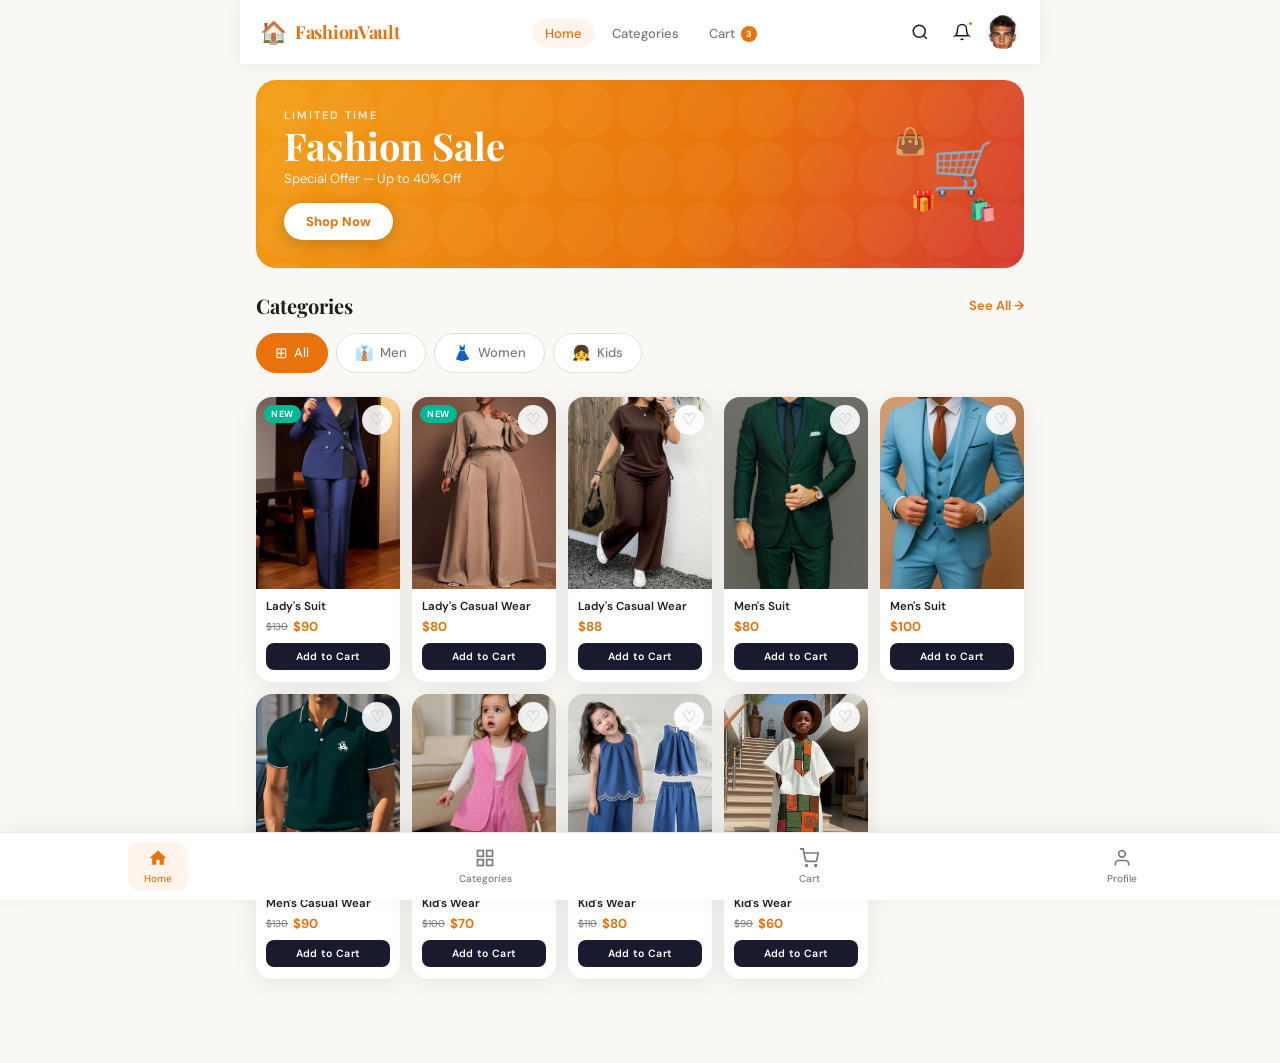
<file: index.html>
<!DOCTYPE html>
<html lang="en">
<head>
  <meta charset="UTF-8" />
  <meta name="viewport" content="width=device-width, initial-scale=1.0" />
  <title>FashionVault – Style Redefined</title>
  <link rel="stylesheet" href="style.css" />
  <link href="https://fonts.googleapis.com/css2?family=Playfair+Display:wght@500;700&family=DM+Sans:wght@300;400;500;600&display=swap" rel="stylesheet" />
</head>
<body>

  <!-- NAV -->
  <nav class="navbar">
    <div class="nav-logo">
      <span class="logo-icon">🏠</span>
      <span class="logo-text">FashionVault</span>
    </div>
    <ul class="nav-links">
      <li><a href="index.html" class="active">Home</a></li>
      <li><a href="categories.html">Categories</a></li>
      <li><a href="cart.html">Cart <span class="cart-badge">3</span></a></li>
    </ul>
    <div class="nav-actions">
      <button class="icon-btn" id="searchToggle" aria-label="Search">
        <svg width="18" height="18" viewBox="0 0 24 24" fill="none" stroke="currentColor" stroke-width="2"><circle cx="11" cy="11" r="8"/><line x1="21" y1="21" x2="16.65" y2="16.65"/></svg>
      </button>
      <button class="icon-btn" aria-label="Notifications">
        <svg width="18" height="18" viewBox="0 0 24 24" fill="none" stroke="currentColor" stroke-width="2"><path d="M18 8A6 6 0 0 0 6 8c0 7-3 9-3 9h18s-3-2-3-9"/><path d="M13.73 21a2 2 0 0 1-3.46 0"/></svg>
        <span class="notif-dot"></span>
      </button>
      <a href="profile.html" class="avatar" aria-label="Profile">
        <img src="IMAGES/download (39).jpeg" alt="Profile" />
      </a>
    </div>
  </nav>

  <!-- SEARCH BAR (hidden by default) -->
  <div class="search-bar" id="searchBar">
    <input type="text" placeholder="Search dresses, suits, accessories…" id="searchInput" />
    <button id="searchClose">✕</button>
  </div>

  <!-- HERO BANNER -->
  <section class="hero-banner">
    <div class="hero-content">
      <p class="hero-eyebrow">Limited Time</p>
      <h1 class="hero-title">Fashion Sale</h1>
      <p class="hero-sub">Special Offer — Up to 40% Off</p>
      <button class="btn-primary hero-cta">Shop Now</button>
    </div>
    <div class="hero-illustration">
      <div class="cart-visual">🛒</div>
      <div class="bag bag-1">👜</div>
      <div class="bag bag-2">🛍️</div>
      <div class="bag bag-3">🎁</div>
    </div>
  </section>

  <!-- CATEGORIES FILTER -->
  <section class="categories-section">
    <div class="section-header">
      <h2 class="section-title">Categories</h2>
      <a href="#" class="see-all">See All →</a>
    </div>
    <div class="filter-tabs">
      <button class="tab active" data-filter="all">
        <span class="tab-icon">⊞</span> All
      </button>
      <button class="tab" data-filter="men">
        <span class="tab-icon">👔</span> Men
      </button>
      <button class="tab" data-filter="women">
        <span class="tab-icon">👗</span> Women
      </button>
      <button class="tab" data-filter="kids">
        <span class="tab-icon">👧</span> Kids
      </button>
    </div>
  </section>

  <!-- PRODUCT GRID -->
  <section class="products-section">
    <div class="product-grid" id="productGrid">

      <!-- Women Products -->
      <div class="product-card" data-category="women" data-name="lady's suit">
        <div class="card-img-wrap">
          <span class="badge badge-new">New</span>
          <div class="product-img women-img-1"></div>
          <button class="wishlist-btn" aria-label="Wishlist">♡</button>
        </div>
        <div class="card-info">
          <p class="product-name">Lady's Suit</p>
          <div class="price-row">
            <span class="old-price">$130</span>
            <span class="new-price">$90</span>
          </div>
          <button class="add-cart-btn">Add to Cart</button>
        </div>
      </div>

      <div class="product-card" data-category="women" data-name="lady's casual wear">
        <div class="card-img-wrap">
          <span class="badge badge-new">New</span>
          <div class="product-img women-img-2"></div>
          <button class="wishlist-btn" aria-label="Wishlist">♡</button>
        </div>
        <div class="card-info">
          <p class="product-name">Lady's Casual Wear</p>
          <div class="price-row">
            <span class="new-price">$80</span>
          </div>
          <button class="add-cart-btn">Add to Cart</button>
        </div>
      </div>

      <div class="product-card" data-category="women" data-name="lady's casual wear 2">
        <div class="card-img-wrap">
          <div class="product-img women-img-3"></div>
          <button class="wishlist-btn" aria-label="Wishlist">♡</button>
        </div>
        <div class="card-info">
          <p class="product-name">Lady's Casual Wear</p>
          <div class="price-row">
            <span class="new-price">$88</span>
          </div>
          <button class="add-cart-btn">Add to Cart</button>
        </div>
      </div>

      <!-- Men Products -->
      <div class="product-card" data-category="men" data-name="men's suit">
        <div class="card-img-wrap">
          <div class="product-img men-img-1"></div>
          <button class="wishlist-btn" aria-label="Wishlist">♡</button>
        </div>
        <div class="card-info">
          <p class="product-name">Men's Suit</p>
          <div class="price-row">
            <span class="new-price">$80</span>
          </div>
          <button class="add-cart-btn">Add to Cart</button>
        </div>
      </div>

      <div class="product-card" data-category="men" data-name="men's suit premium">
        <div class="card-img-wrap">
          <div class="product-img men-img-2"></div>
          <button class="wishlist-btn" aria-label="Wishlist">♡</button>
        </div>
        <div class="card-info">
          <p class="product-name">Men's Suit</p>
          <div class="price-row">
            <span class="new-price">$100</span>
          </div>
          <button class="add-cart-btn">Add to Cart</button>
        </div>
      </div>

      <div class="product-card" data-category="men" data-name="men's casual wear">
        <div class="card-img-wrap">
          <div class="product-img men-img-3"></div>
          <button class="wishlist-btn" aria-label="Wishlist">♡</button>
        </div>
        <div class="card-info">
          <p class="product-name">Men's Casual Wear</p>
          <div class="price-row">
            <span class="old-price">$130</span>
            <span class="new-price">$90</span>
          </div>
          <button class="add-cart-btn">Add to Cart</button>
        </div>
      </div>

      <!-- Kids Products -->
      <div class="product-card" data-category="kids" data-name="kid's wear 1">
        <div class="card-img-wrap">
          <div class="product-img kids-img-1"></div>
          <button class="wishlist-btn" aria-label="Wishlist">♡</button>
        </div>
        <div class="card-info">
          <p class="product-name">Kid's Wear</p>
          <div class="price-row">
            <span class="old-price">$100</span>
            <span class="new-price">$70</span>
          </div>
          <button class="add-cart-btn">Add to Cart</button>
        </div>
      </div>

      <div class="product-card" data-category="kids" data-name="kid's wear 2">
        <div class="card-img-wrap">
          <div class="product-img kids-img-2"></div>
          <button class="wishlist-btn" aria-label="Wishlist">♡</button>
        </div>
        <div class="card-info">
          <p class="product-name">Kid's Wear</p>
          <div class="price-row">
            <span class="old-price">$110</span>
            <span class="new-price">$80</span>
          </div>
          <button class="add-cart-btn">Add to Cart</button>
        </div>
      </div>

      <div class="product-card" data-category="kids" data-name="kid's wear 3">
        <div class="card-img-wrap">
          <div class="product-img kids-img-3"></div>
          <button class="wishlist-btn" aria-label="Wishlist">♡</button>
        </div>
        <div class="card-info">
          <p class="product-name">Kid's Wear</p>
          <div class="price-row">
            <span class="old-price">$90</span>
            <span class="new-price">$60</span>
          </div>
          <button class="add-cart-btn">Add to Cart</button>
        </div>
      </div>

    </div>
    <p class="no-results" id="noResults" style="display:none;">No items found in this category.</p>
  </section>

  <!-- TOAST NOTIFICATION -->
  <div class="toast" id="toast"></div>

  <!-- BOTTOM NAV (mobile) -->
  <nav class="bottom-nav">
    <a href="index.html" class="bottom-nav-item active">
      <svg width="20" height="20" viewBox="0 0 24 24" fill="currentColor"><path d="M10 20v-6h4v6h5v-8h3L12 3 2 12h3v8z"/></svg>
      <span>Home</span>
    </a>
    <a href="categories.html" class="bottom-nav-item">
      <svg width="20" height="20" viewBox="0 0 24 24" fill="none" stroke="currentColor" stroke-width="2"><rect x="3" y="3" width="7" height="7"/><rect x="14" y="3" width="7" height="7"/><rect x="3" y="14" width="7" height="7"/><rect x="14" y="14" width="7" height="7"/></svg>
      <span>Categories</span>
    </a>
    <a href="cart.html" class="bottom-nav-item">
      <svg width="20" height="20" viewBox="0 0 24 24" fill="none" stroke="currentColor" stroke-width="2"><circle cx="9" cy="21" r="1"/><circle cx="20" cy="21" r="1"/><path d="M1 1h4l2.68 13.39a2 2 0 0 0 2 1.61h9.72a2 2 0 0 0 2-1.61L23 6H6"/></svg>
      <span>Cart</span>
    </a>
    <a href="profile.html" class="bottom-nav-item">
      <svg width="20" height="20" viewBox="0 0 24 24" fill="none" stroke="currentColor" stroke-width="2"><path d="M20 21v-2a4 4 0 0 0-4-4H8a4 4 0 0 0-4 4v2"/><circle cx="12" cy="7" r="4"/></svg>
      <span>Profile</span>
    </a>
  </nav>

  <script src="index.js"></script>
</body>
</html>
</file>
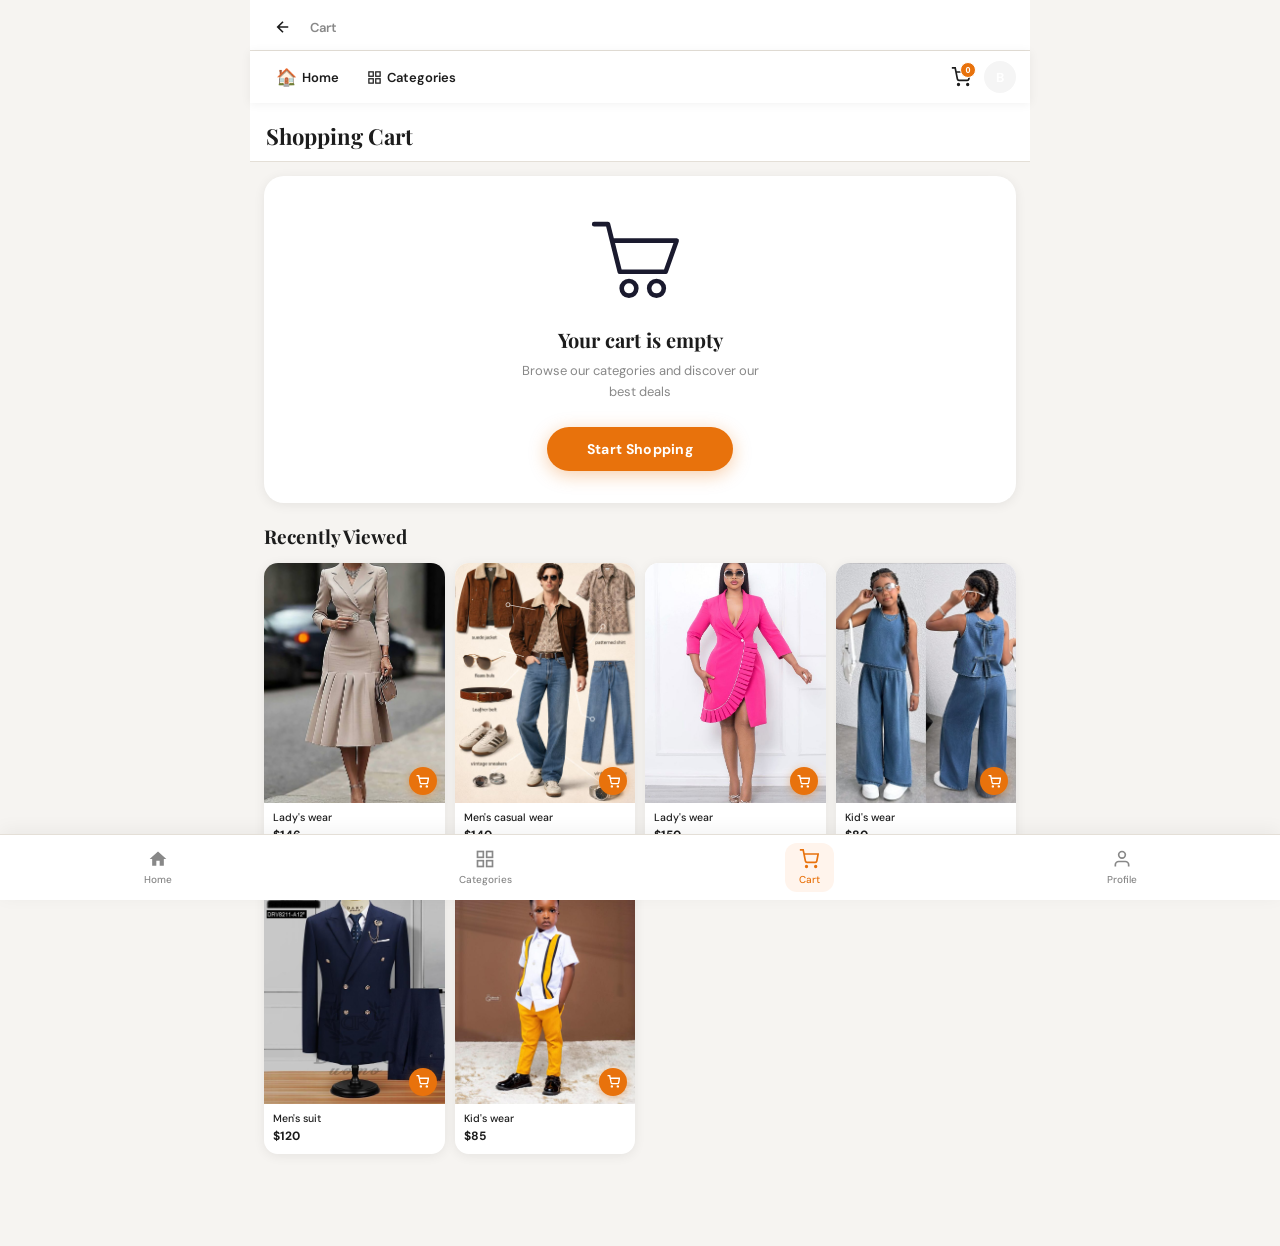
<file: cart.html>
<!DOCTYPE html>
<html lang="en">
<head>
  <meta charset="UTF-8" />
  <meta name="viewport" content="width=device-width, initial-scale=1.0" />
  <title>FashionVault – Cart</title>
  <link rel="stylesheet" href="style.css" />
  <link rel="stylesheet" href="cart.css" />
  <link href="https://fonts.googleapis.com/css2?family=Playfair+Display:wght@500;700&family=DM+Sans:wght@300;400;500;600&display=swap" rel="stylesheet" />
</head>
<body>

  <!-- BREADCRUMB BAR -->
  <div class="breadcrumb-bar">
    <button class="icon-btn back-btn" onclick="history.back()" aria-label="Back">
      <svg width="18" height="18" viewBox="0 0 24 24" fill="none" stroke="currentColor" stroke-width="2.2"><path d="M19 12H5M12 5l-7 7 7 7"/></svg>
    </button>
    <span class="breadcrumb-label">Cart</span>
  </div>

  <!-- MAIN NAVBAR -->
  <nav class="navbar">
    <a href="index.html" class="nav-link">
      <span class="nav-icon">🏠</span>
      <span>Home</span>
    </a>
    <a href="categories.html" class="nav-link">
      <svg width="15" height="15" viewBox="0 0 24 24" fill="none" stroke="currentColor" stroke-width="2"><rect x="3" y="3" width="7" height="7"/><rect x="14" y="3" width="7" height="7"/><rect x="3" y="14" width="7" height="7"/><rect x="14" y="14" width="7" height="7"/></svg>
      <span>Categories</span>
    </a>
    <div class="nav-right">
      <button class="icon-btn" aria-label="Cart">
        <svg width="20" height="20" viewBox="0 0 24 24" fill="none" stroke="currentColor" stroke-width="2"><circle cx="9" cy="21" r="1"/><circle cx="20" cy="21" r="1"/><path d="M1 1h4l2.68 13.39a2 2 0 0 0 2 1.61h9.72a2 2 0 0 0 2-1.61L23 6H6"/></svg>
        <span class="cart-badge" id="cartBadge">0</span>
      </button>
      <div class="avatar">B</div>
    </div>
  </nav>

  <!-- PAGE TITLE -->
  <div class="page-header">
    <h1 class="page-title">Shopping Cart</h1>
  </div>

  <!-- EMPTY CART STATE -->
  <section class="empty-cart" id="emptyCart">
    <div class="cart-icon-wrap">
      <svg class="cart-svg" viewBox="0 0 120 100" fill="none" xmlns="http://www.w3.org/2000/svg">
        <path d="M10 10H25L38 62H88L100 28H32" stroke="#1a1a2e" stroke-width="5" stroke-linecap="round" stroke-linejoin="round"/>
        <circle cx="48" cy="80" r="8" stroke="#1a1a2e" stroke-width="5"/>
        <circle cx="78" cy="80" r="8" stroke="#1a1a2e" stroke-width="5"/>
      </svg>
    </div>
    <h2 class="empty-title">Your cart is empty</h2>
    <p class="empty-sub">Browse our categories and discover our<br>best deals</p>
    <a href="categories.html" class="btn-shop">Start Shopping</a>
  </section>

  <!-- CART ITEMS (hidden when empty) -->
  <section class="cart-items-section" id="cartItemsSection" style="display:none;">
    <div class="cart-items-list" id="cartItemsList"></div>

    <!-- ORDER SUMMARY -->
    <div class="order-summary">
      <h3 class="summary-title">Order Summary</h3>
      <div class="summary-row">
        <span>Subtotal</span>
        <span id="subtotal">$0.00</span>
      </div>
      <div class="summary-row">
        <span>Shipping</span>
        <span class="free-tag">FREE</span>
      </div>
      <div class="summary-row total-row">
        <span>Total</span>
        <span id="totalPrice">$0.00</span>
      </div>
      <button class="btn-checkout" id="checkoutBtn">Proceed to Checkout</button>
    </div>
  </section>

  <!-- RECENTLY VIEWED -->
  <section class="recent-section">
    <h2 class="section-title">Recently Viewed</h2>
    <div class="product-grid" id="recentGrid">

      <div class="product-card" data-name="lady's wear" data-price="146" data-category="women">
        <div class="card-img-wrap">
          <div class="product-img women-img-1"></div>
          <button class="cart-fab" aria-label="Add to cart">
            <svg width="13" height="13" viewBox="0 0 24 24" fill="none" stroke="currentColor" stroke-width="2.5"><circle cx="9" cy="21" r="1"/><circle cx="20" cy="21" r="1"/><path d="M1 1h4l2.68 13.39a2 2 0 0 0 2 1.61h9.72a2 2 0 0 0 2-1.61L23 6H6"/></svg>
          </button>
        </div>
        <div class="card-info">
          <p class="product-name">Lady's wear</p>
          <p class="product-price">$146</p>
        </div>
      </div>

      <div class="product-card" data-name="men's casual wear" data-price="140" data-category="men">
        <div class="card-img-wrap">
          <div class="product-img men-img-1"></div>
          <button class="cart-fab" aria-label="Add to cart">
            <svg width="13" height="13" viewBox="0 0 24 24" fill="none" stroke="currentColor" stroke-width="2.5"><circle cx="9" cy="21" r="1"/><circle cx="20" cy="21" r="1"/><path d="M1 1h4l2.68 13.39a2 2 0 0 0 2 1.61h9.72a2 2 0 0 0 2-1.61L23 6H6"/></svg>
          </button>
        </div>
        <div class="card-info">
          <p class="product-name">Men's casual wear</p>
          <p class="product-price">$140</p>
        </div>
      </div>

      <div class="product-card" data-name="lady's wear pink" data-price="150" data-category="women">
        <div class="card-img-wrap">
          <div class="product-img women-img-2"></div>
          <button class="cart-fab" aria-label="Add to cart">
            <svg width="13" height="13" viewBox="0 0 24 24" fill="none" stroke="currentColor" stroke-width="2.5"><circle cx="9" cy="21" r="1"/><circle cx="20" cy="21" r="1"/><path d="M1 1h4l2.68 13.39a2 2 0 0 0 2 1.61h9.72a2 2 0 0 0 2-1.61L23 6H6"/></svg>
          </button>
        </div>
        <div class="card-info">
          <p class="product-name">Lady's wear</p>
          <p class="product-price">$150</p>
        </div>
      </div>

      <div class="product-card" data-name="kid's wear" data-price="80" data-category="kids">
        <div class="card-img-wrap">
          <div class="product-img kids-img-1"></div>
          <button class="cart-fab" aria-label="Add to cart">
            <svg width="13" height="13" viewBox="0 0 24 24" fill="none" stroke="currentColor" stroke-width="2.5"><circle cx="9" cy="21" r="1"/><circle cx="20" cy="21" r="1"/><path d="M1 1h4l2.68 13.39a2 2 0 0 0 2 1.61h9.72a2 2 0 0 0 2-1.61L23 6H6"/></svg>
          </button>
        </div>
        <div class="card-info">
          <p class="product-name">Kid's wear</p>
          <p class="product-price">$80</p>
        </div>
      </div>

      <div class="product-card" data-name="men's suit" data-price="120" data-category="men">
        <div class="card-img-wrap">
          <div class="product-img men-img-2"></div>
          <button class="cart-fab" aria-label="Add to cart">
            <svg width="13" height="13" viewBox="0 0 24 24" fill="none" stroke="currentColor" stroke-width="2.5"><circle cx="9" cy="21" r="1"/><circle cx="20" cy="21" r="1"/><path d="M1 1h4l2.68 13.39a2 2 0 0 0 2 1.61h9.72a2 2 0 0 0 2-1.61L23 6H6"/></svg>
          </button>
        </div>
        <div class="card-info">
          <p class="product-name">Men's suit</p>
          <p class="product-price">$120</p>
        </div>
      </div>

      <div class="product-card" data-name="kid's wear print" data-price="85" data-category="kids">
        <div class="card-img-wrap">
          <div class="product-img kids-img-2"></div>
          <button class="cart-fab" aria-label="Add to cart">
            <svg width="13" height="13" viewBox="0 0 24 24" fill="none" stroke="currentColor" stroke-width="2.5"><circle cx="9" cy="21" r="1"/><circle cx="20" cy="21" r="1"/><path d="M1 1h4l2.68 13.39a2 2 0 0 0 2 1.61h9.72a2 2 0 0 0 2-1.61L23 6H6"/></svg>
          </button>
        </div>
        <div class="card-info">
          <p class="product-name">Kid's wear</p>
          <p class="product-price">$85</p>
        </div>
      </div>

    </div>
  </section>

  <!-- TOAST -->
  <div class="toast" id="toast"></div>

  <!-- BOTTOM NAV -->
  <nav class="bottom-nav">
    <a href="index.html" class="bottom-nav-item">
      <svg width="20" height="20" viewBox="0 0 24 24" fill="currentColor"><path d="M10 20v-6h4v6h5v-8h3L12 3 2 12h3v8z"/></svg>
      <span>Home</span>
    </a>
    <a href="categories.html" class="bottom-nav-item">
      <svg width="20" height="20" viewBox="0 0 24 24" fill="none" stroke="currentColor" stroke-width="2"><rect x="3" y="3" width="7" height="7"/><rect x="14" y="3" width="7" height="7"/><rect x="3" y="14" width="7" height="7"/><rect x="14" y="14" width="7" height="7"/></svg>
      <span>Categories</span>
    </a>
    <a href="#" class="bottom-nav-item active">
      <svg width="20" height="20" viewBox="0 0 24 24" fill="none" stroke="currentColor" stroke-width="2"><circle cx="9" cy="21" r="1"/><circle cx="20" cy="21" r="1"/><path d="M1 1h4l2.68 13.39a2 2 0 0 0 2 1.61h9.72a2 2 0 0 0 2-1.61L23 6H6"/></svg>
      <span>Cart</span>
    </a>
    <a href="#" class="bottom-nav-item">
      <svg width="20" height="20" viewBox="0 0 24 24" fill="none" stroke="currentColor" stroke-width="2"><path d="M20 21v-2a4 4 0 0 0-4-4H8a4 4 0 0 0-4 4v2"/><circle cx="12" cy="7" r="4"/></svg>
      <span>Profile</span>
    </a>
  </nav>

  <script src="cart.js"></script>
</body>
</html>
</file>
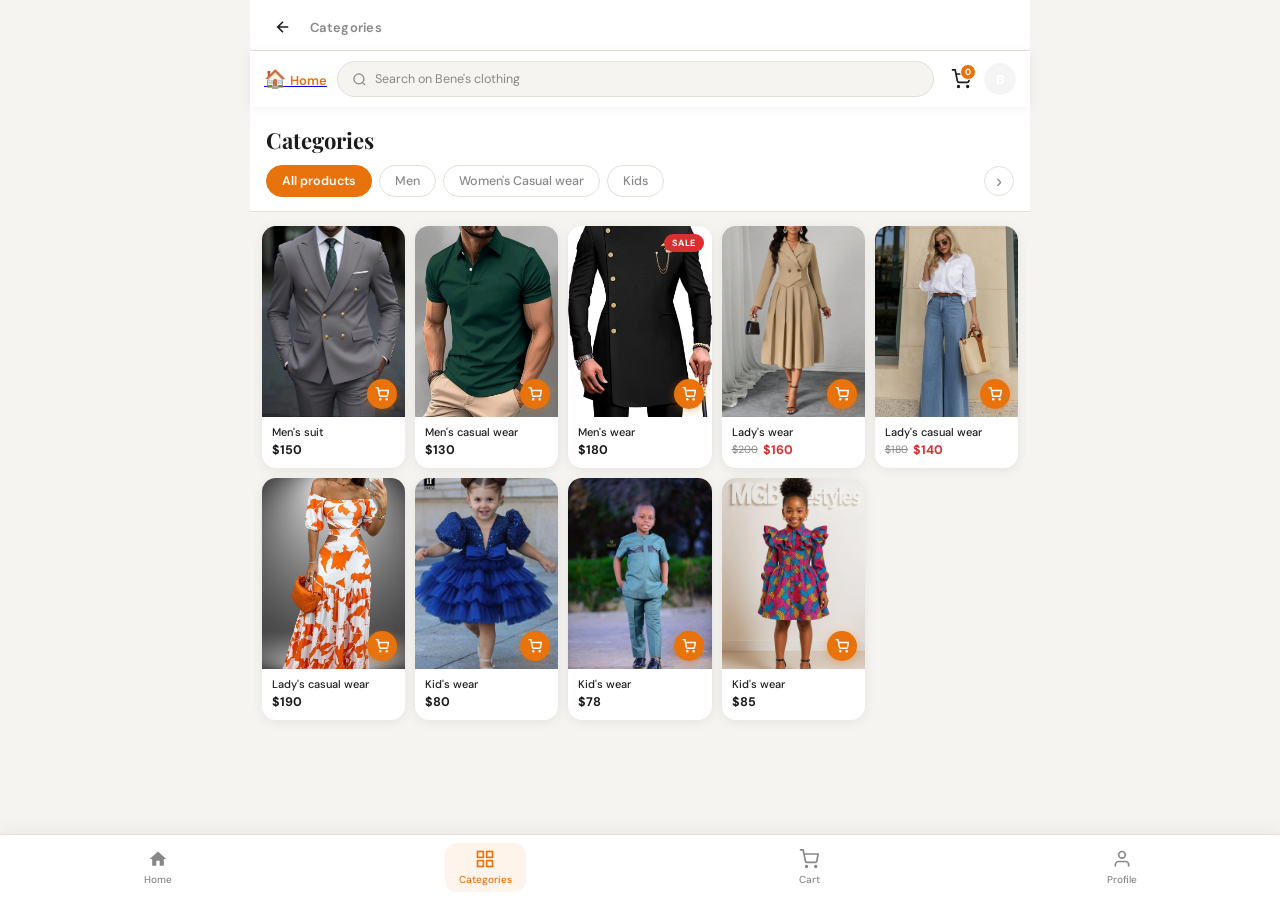
<file: categories.html>
<!DOCTYPE html>
<html lang="en">
<head>
  <meta charset="UTF-8" />
  <meta name="viewport" content="width=device-width, initial-scale=1.0" />
  <title>FashionVault – Categories</title>
  <link rel="stylesheet" href="categories.css" />
  <link href="https://fonts.googleapis.com/css2?family=Playfair+Display:wght@500;700&family=DM+Sans:wght@300;400;500;600&display=swap" rel="stylesheet" />
</head>
<body>

  <!-- TOP BREADCRUMB BAR -->
  <div class="breadcrumb-bar">
    <button class="icon-btn back-btn" onclick="history.back()" aria-label="Back">
      <svg width="18" height="18" viewBox="0 0 24 24" fill="none" stroke="currentColor" stroke-width="2.2"><path d="M19 12H5M12 5l-7 7 7 7"/></svg>
    </button>
    <span class="breadcrumb-label">Categories</span>
  </div>

  <!-- MAIN NAVBAR -->
  <nav class="navbar">
    <div class="nav-left">
      <a href="index.html" class="nav-home-link">
        <span class="logo-icon">🏠</span>
        <span class="logo-text">Home</span>
      </a>
    </div>
    <div class="search-wrap">
      <svg class="search-icon" width="15" height="15" viewBox="0 0 24 24" fill="none" stroke="currentColor" stroke-width="2"><circle cx="11" cy="11" r="8"/><line x1="21" y1="21" x2="16.65" y2="16.65"/></svg>
      <input class="search-input" type="text" id="searchInput" placeholder="Search on Bene's clothing" />
    </div>
    <div class="nav-right">
      <a href="cart.html" class="icon-btn" aria-label="Cart">
        <svg width="20" height="20" viewBox="0 0 24 24" fill="none" stroke="currentColor" stroke-width="2"><circle cx="9" cy="21" r="1"/><circle cx="20" cy="21" r="1"/><path d="M1 1h4l2.68 13.39a2 2 0 0 0 2 1.61h9.72a2 2 0 0 0 2-1.61L23 6H6"/></svg>
        <span class="cart-badge" id="cartBadge">0</span>
      </a>
      <div class="avatar">B</div>
    </div>
  </nav>

  <!-- PAGE TITLE -->
  <div class="page-header">
    <h1 class="page-title">Categories</h1>
  </div>

  <!-- FILTER TABS -->
  <div class="filter-wrap">
    <div class="filter-tabs" id="filterTabs">
      <button class="tab active" data-filter="all">All products</button>
      <button class="tab" data-filter="men">Men</button>
      <button class="tab" data-filter="women">Women's Casual wear</button>
      <button class="tab" data-filter="kids">Kids</button>
    </div>
    <button class="tab-arrow" aria-label="More">›</button>
  </div>

  <!-- PRODUCT GRID -->
  <section class="products-section">
    <div class="product-grid" id="productGrid">

      <!-- MEN -->
      <div class="product-card" data-category="men" data-name="men's suit">
        <div class="card-img-wrap">
          <div class="product-img men-img-1"></div>
          <button class="cart-fab" aria-label="Add to cart">
            <svg width="14" height="14" viewBox="0 0 24 24" fill="none" stroke="currentColor" stroke-width="2.5"><circle cx="9" cy="21" r="1"/><circle cx="20" cy="21" r="1"/><path d="M1 1h4l2.68 13.39a2 2 0 0 0 2 1.61h9.72a2 2 0 0 0 2-1.61L23 6H6"/></svg>
          </button>
        </div>
        <div class="card-info">
          <p class="product-name">Men's suit</p>
          <p class="product-price">$150</p>
        </div>
      </div>

      <div class="product-card" data-category="men" data-name="men's casual wear">
        <div class="card-img-wrap">
          <div class="product-img men-img-2"></div>
          <button class="cart-fab" aria-label="Add to cart">
            <svg width="14" height="14" viewBox="0 0 24 24" fill="none" stroke="currentColor" stroke-width="2.5"><circle cx="9" cy="21" r="1"/><circle cx="20" cy="21" r="1"/><path d="M1 1h4l2.68 13.39a2 2 0 0 0 2 1.61h9.72a2 2 0 0 0 2-1.61L23 6H6"/></svg>
          </button>
        </div>
        <div class="card-info">
          <p class="product-name">Men's casual wear</p>
          <p class="product-price">$130</p>
        </div>
      </div>

      <div class="product-card" data-category="men" data-name="men's wear">
        <div class="card-img-wrap">
          <span class="badge-sale">Sale</span>
          <div class="product-img men-img-3"></div>
          <button class="cart-fab" aria-label="Add to cart">
            <svg width="14" height="14" viewBox="0 0 24 24" fill="none" stroke="currentColor" stroke-width="2.5"><circle cx="9" cy="21" r="1"/><circle cx="20" cy="21" r="1"/><path d="M1 1h4l2.68 13.39a2 2 0 0 0 2 1.61h9.72a2 2 0 0 0 2-1.61L23 6H6"/></svg>
          </button>
        </div>
        <div class="card-info">
          <p class="product-name">Men's wear</p>
          <p class="product-price">$180</p>
        </div>
      </div>

      <!-- WOMEN -->
      <div class="product-card" data-category="women" data-name="lady's wear">
        <div class="card-img-wrap">
          <div class="product-img women-img-1"></div>
          <button class="cart-fab" aria-label="Add to cart">
            <svg width="14" height="14" viewBox="0 0 24 24" fill="none" stroke="currentColor" stroke-width="2.5"><circle cx="9" cy="21" r="1"/><circle cx="20" cy="21" r="1"/><path d="M1 1h4l2.68 13.39a2 2 0 0 0 2 1.61h9.72a2 2 0 0 0 2-1.61L23 6H6"/></svg>
          </button>
        </div>
        <div class="card-info">
          <p class="product-name">Lady's wear</p>
          <div class="price-row">
            <span class="old-price">$200</span>
            <span class="new-price">$160</span>
          </div>
        </div>
      </div>

      <div class="product-card" data-category="women" data-name="lady's casual wear">
        <div class="card-img-wrap">
          <div class="product-img women-img-2"></div>
          <button class="cart-fab" aria-label="Add to cart">
            <svg width="14" height="14" viewBox="0 0 24 24" fill="none" stroke="currentColor" stroke-width="2.5"><circle cx="9" cy="21" r="1"/><circle cx="20" cy="21" r="1"/><path d="M1 1h4l2.68 13.39a2 2 0 0 0 2 1.61h9.72a2 2 0 0 0 2-1.61L23 6H6"/></svg>
          </button>
        </div>
        <div class="card-info">
          <p class="product-name">Lady's casual wear</p>
          <div class="price-row">
            <span class="old-price">$180</span>
            <span class="new-price">$140</span>
          </div>
        </div>
      </div>

      <div class="product-card" data-category="women" data-name="lady's casual wear floral">
        <div class="card-img-wrap">
          <div class="product-img women-img-3"></div>
          <button class="cart-fab" aria-label="Add to cart">
            <svg width="14" height="14" viewBox="0 0 24 24" fill="none" stroke="currentColor" stroke-width="2.5"><circle cx="9" cy="21" r="1"/><circle cx="20" cy="21" r="1"/><path d="M1 1h4l2.68 13.39a2 2 0 0 0 2 1.61h9.72a2 2 0 0 0 2-1.61L23 6H6"/></svg>
          </button>
        </div>
        <div class="card-info">
          <p class="product-name">Lady's casual wear</p>
          <p class="product-price">$190</p>
        </div>
      </div>

      <!-- KIDS -->
      <div class="product-card" data-category="kids" data-name="kid's wear tutu">
        <div class="card-img-wrap">
          <div class="product-img kids-img-1"></div>
          <button class="cart-fab" aria-label="Add to cart">
            <svg width="14" height="14" viewBox="0 0 24 24" fill="none" stroke="currentColor" stroke-width="2.5"><circle cx="9" cy="21" r="1"/><circle cx="20" cy="21" r="1"/><path d="M1 1h4l2.68 13.39a2 2 0 0 0 2 1.61h9.72a2 2 0 0 0 2-1.61L23 6H6"/></svg>
          </button>
        </div>
        <div class="card-info">
          <p class="product-name">Kid's wear</p>
          <p class="product-price">$80</p>
        </div>
      </div>

      <div class="product-card" data-category="kids" data-name="kid's wear casual">
        <div class="card-img-wrap">
          <div class="product-img kids-img-2"></div>
          <button class="cart-fab" aria-label="Add to cart">
            <svg width="14" height="14" viewBox="0 0 24 24" fill="none" stroke="currentColor" stroke-width="2.5"><circle cx="9" cy="21" r="1"/><circle cx="20" cy="21" r="1"/><path d="M1 1h4l2.68 13.39a2 2 0 0 0 2 1.61h9.72a2 2 0 0 0 2-1.61L23 6H6"/></svg>
          </button>
        </div>
        <div class="card-info">
          <p class="product-name">Kid's wear</p>
          <p class="product-price">$78</p>
        </div>
      </div>

      <div class="product-card" data-category="kids" data-name="kid's wear print">
        <div class="card-img-wrap">
          <div class="product-img kids-img-3"></div>
          <button class="cart-fab" aria-label="Add to cart">
            <svg width="14" height="14" viewBox="0 0 24 24" fill="none" stroke="currentColor" stroke-width="2.5"><circle cx="9" cy="21" r="1"/><circle cx="20" cy="21" r="1"/><path d="M1 1h4l2.68 13.39a2 2 0 0 0 2 1.61h9.72a2 2 0 0 0 2-1.61L23 6H6"/></svg>
          </button>
        </div>
        <div class="card-info">
          <p class="product-name">Kid's wear</p>
          <p class="product-price">$85</p>
        </div>
      </div>

    </div>
    <p class="no-results" id="noResults" style="display:none;">No items found.</p>
  </section>

  <!-- TOAST -->
  <div class="toast" id="toast"></div>

  <!-- BOTTOM NAV -->
  <nav class="bottom-nav">
    <a href="index.html" class="bottom-nav-item">
      <svg width="20" height="20" viewBox="0 0 24 24" fill="currentColor"><path d="M10 20v-6h4v6h5v-8h3L12 3 2 12h3v8z"/></svg>
      <span>Home</span>
    </a>
    <a href="categories.html" class="bottom-nav-item active">
      <svg width="20" height="20" viewBox="0 0 24 24" fill="none" stroke="currentColor" stroke-width="2"><rect x="3" y="3" width="7" height="7"/><rect x="14" y="3" width="7" height="7"/><rect x="3" y="14" width="7" height="7"/><rect x="14" y="14" width="7" height="7"/></svg>
      <span>Categories</span>
    </a>
    <a href="cart.html" class="bottom-nav-item">
      <svg width="20" height="20" viewBox="0 0 24 24" fill="none" stroke="currentColor" stroke-width="2"><circle cx="9" cy="21" r="1"/><circle cx="20" cy="21" r="1"/><path d="M1 1h4l2.68 13.39a2 2 0 0 0 2 1.61h9.72a2 2 0 0 0 2-1.61L23 6H6"/></svg>
      <span>Cart</span>
    </a>
    <a href="profile.html" class="bottom-nav-item">
      <svg width="20" height="20" viewBox="0 0 24 24" fill="none" stroke="currentColor" stroke-width="2"><path d="M20 21v-2a4 4 0 0 0-4-4H8a4 4 0 0 0-4 4v2"/><circle cx="12" cy="7" r="4"/></svg>
      <span>Profile</span>
    </a>
  </nav>

  <script src="categories.js"></script>
</body>
</html>
</file>
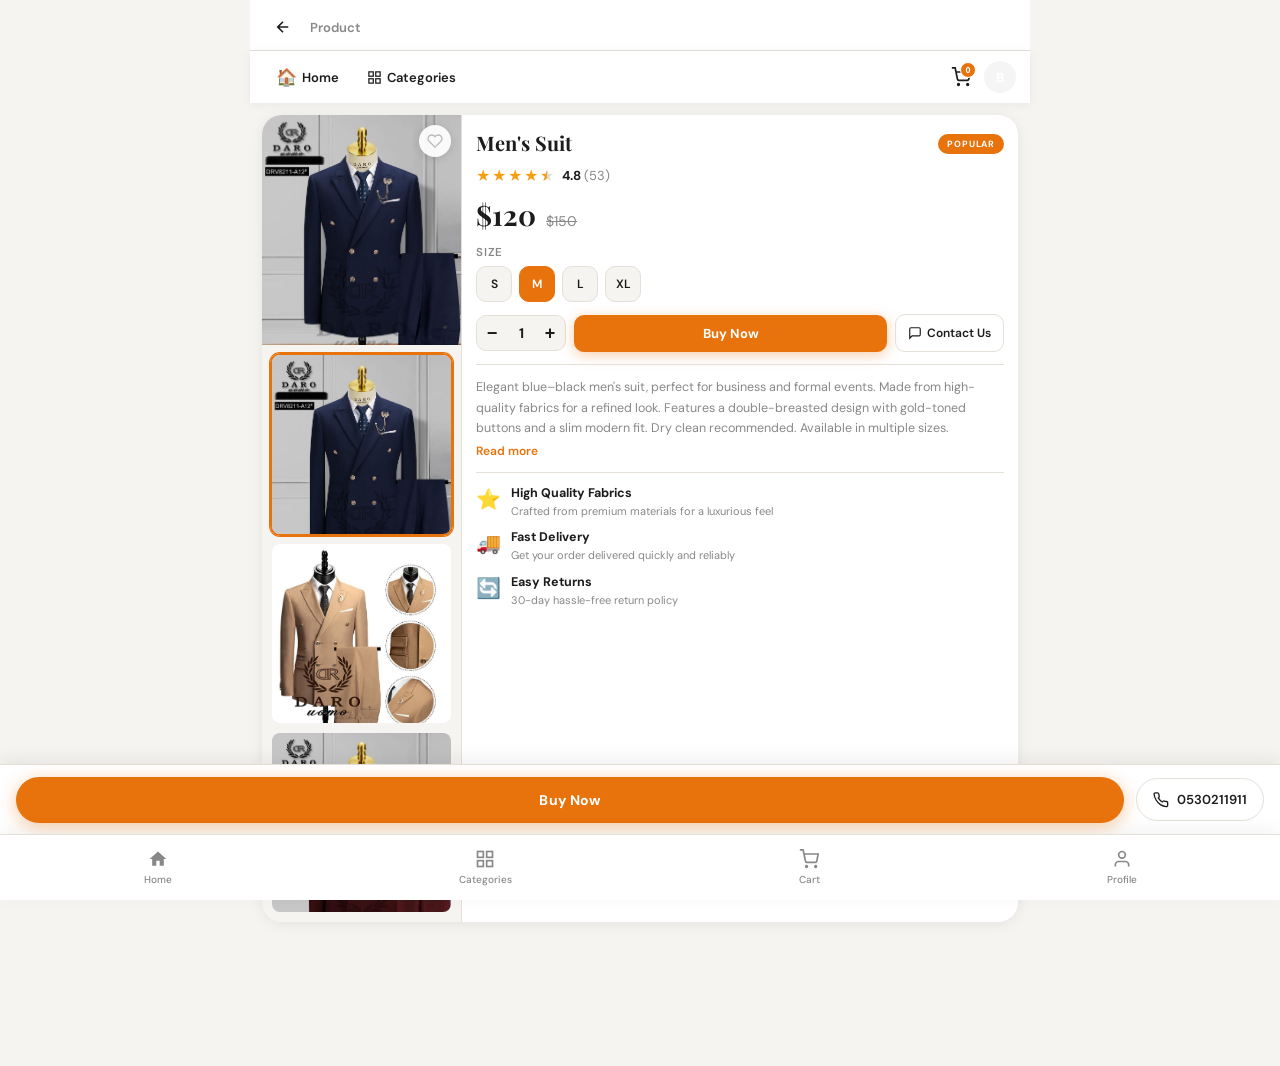
<file: product.html>
<!DOCTYPE html>
<html lang="en">
<head>
  <meta charset="UTF-8" />
  <meta name="viewport" content="width=device-width, initial-scale=1.0" />
  <title>FashionVault – Men's Suit</title>
  <link rel="stylesheet" href="product.css" />
  <link href="https://fonts.googleapis.com/css2?family=Playfair+Display:wght@500;700&family=DM+Sans:wght@300;400;500;600&display=swap" rel="stylesheet" />
</head>
<body>

  <!-- BREADCRUMB -->
  <div class="breadcrumb-bar">
    <button class="icon-btn back-btn" onclick="history.back()" aria-label="Back">
      <svg width="18" height="18" viewBox="0 0 24 24" fill="none" stroke="currentColor" stroke-width="2.2"><path d="M19 12H5M12 5l-7 7 7 7"/></svg>
    </button>
    <span class="breadcrumb-label">Product</span>
  </div>

  <!-- NAVBAR -->
  <nav class="navbar">
    <a href="index.html" class="nav-link">
      <span class="nav-icon">🏠</span>
      <span>Home</span>
    </a>
    <a href="categories.html" class="nav-link">
      <svg width="15" height="15" viewBox="0 0 24 24" fill="none" stroke="currentColor" stroke-width="2"><rect x="3" y="3" width="7" height="7"/><rect x="14" y="3" width="7" height="7"/><rect x="3" y="14" width="7" height="7"/><rect x="14" y="14" width="7" height="7"/></svg>
      <span>Categories</span>
    </a>
    <div class="nav-right">
      <button class="icon-btn" aria-label="Cart">
        <svg width="20" height="20" viewBox="0 0 24 24" fill="none" stroke="currentColor" stroke-width="2"><circle cx="9" cy="21" r="1"/><circle cx="20" cy="21" r="1"/><path d="M1 1h4l2.68 13.39a2 2 0 0 0 2 1.61h9.72a2 2 0 0 0 2-1.61L23 6H6"/></svg>
        <span class="cart-badge" id="cartBadge">0</span>
      </button>
      <div class="avatar">B</div>
    </div>
  </nav>

  <!-- MAIN LAYOUT -->
  <div class="product-layout">

    <!-- LEFT: IMAGE GALLERY -->
    <div class="gallery">
      <div class="main-img-wrap" id="mainImgWrap">
        <div class="main-img suit-main" id="mainImg"></div>
        <button class="wishlist-pill" id="wishlistBtn" aria-label="Wishlist">
          <svg width="16" height="16" viewBox="0 0 24 24" fill="none" stroke="currentColor" stroke-width="2"><path d="M20.84 4.61a5.5 5.5 0 0 0-7.78 0L12 5.67l-1.06-1.06a5.5 5.5 0 0 0-7.78 7.78l1.06 1.06L12 21.23l7.78-7.78 1.06-1.06a5.5 5.5 0 0 0 0-7.78z"/></svg>
        </button>
      </div>
      <div class="thumbnails" id="thumbnails">
        <button class="thumb active" data-img="suit-main">
          <div class="thumb-img suit-main"></div>
        </button>
        <button class="thumb" data-img="suit-alt1">
          <div class="thumb-img suit-alt1"></div>
        </button>
        <button class="thumb" data-img="suit-alt2">
          <div class="thumb-img suit-alt2"></div>
        </button>
      </div>
    </div>

    <!-- RIGHT: PRODUCT DETAILS -->
    <div class="product-details">

      <!-- Title & Badge -->
      <div class="title-row">
        <h1 class="product-title">Men's Suit</h1>
        <span class="popular-badge">popular</span>
      </div>

      <!-- Rating -->
      <div class="rating-row">
        <div class="stars" id="starsDisplay">
          <span class="star filled">★</span>
          <span class="star filled">★</span>
          <span class="star filled">★</span>
          <span class="star filled">★</span>
          <span class="star half">★</span>
        </div>
        <span class="rating-text">4.8 <span class="review-count">(53)</span></span>
      </div>

      <!-- Price -->
      <div class="price-block">
        <span class="current-price" id="currentPrice">$120</span>
        <span class="original-price" id="originalPrice">$150</span>
      </div>

      <!-- Size Selector -->
      <div class="option-group">
        <p class="option-label">Size</p>
        <div class="size-options" id="sizeOptions">
          <button class="size-btn" data-size="S">S</button>
          <button class="size-btn active" data-size="M">M</button>
          <button class="size-btn" data-size="L">L</button>
          <button class="size-btn" data-size="XL">XL</button>
        </div>
      </div>

      <!-- Quantity + Actions -->
      <div class="action-row">
        <div class="qty-control">
          <button class="qty-btn" id="qtyMinus">−</button>
          <span class="qty-val" id="qtyVal">1</span>
          <button class="qty-btn" id="qtyPlus">+</button>
        </div>
        <button class="btn-buy" id="buyNowBtn">Buy Now</button>
        <button class="btn-contact" id="contactBtn">
          <svg width="14" height="14" viewBox="0 0 24 24" fill="none" stroke="currentColor" stroke-width="2"><path d="M21 15a2 2 0 0 1-2 2H7l-4 4V5a2 2 0 0 1 2-2h14a2 2 0 0 1 2 2z"/></svg>
          Contact Us
        </button>
      </div>

      <!-- Description -->
      <div class="description">
        <p class="desc-text" id="descText">
          Elegant blue–black men's suit, perfect for business and formal events. Made from high-quality fabrics for a refined look.
        </p>
        <button class="read-more" id="readMore">Read more</button>
      </div>

      <!-- Features -->
      <ul class="features-list">
        <li class="feature-item">
          <span class="feature-icon">⭐</span>
          <div>
            <p class="feature-title">High Quality Fabrics</p>
            <p class="feature-sub">Crafted from premium materials for a luxurious feel</p>
          </div>
        </li>
        <li class="feature-item">
          <span class="feature-icon">🚚</span>
          <div>
            <p class="feature-title">Fast Delivery</p>
            <p class="feature-sub">Get your order delivered quickly and reliably</p>
          </div>
        </li>
        <li class="feature-item">
          <span class="feature-icon">🔄</span>
          <div>
            <p class="feature-title">Easy Returns</p>
            <p class="feature-sub">30-day hassle-free return policy</p>
          </div>
        </li>
      </ul>

    </div>
  </div>

  <!-- STICKY BOTTOM BAR -->
  <div class="sticky-bar">
    <button class="sticky-buy" id="stickyBuy">Buy Now</button>
    <div class="sticky-contact">
      <svg width="16" height="16" viewBox="0 0 24 24" fill="none" stroke="currentColor" stroke-width="2"><path d="M22 16.92v3a2 2 0 0 1-2.18 2 19.79 19.79 0 0 1-8.63-3.07A19.5 19.5 0 0 1 4.69 12 19.79 19.79 0 0 1 1.61 3.38 2 2 0 0 1 3.6 1.21h3a2 2 0 0 1 2 1.72 12.84 12.84 0 0 0 .7 2.81 2 2 0 0 1-.45 2.11L7.91 8.91a16 16 0 0 0 6.06 6.06l.95-.95a2 2 0 0 1 2.11-.45 12.84 12.84 0 0 0 2.81.7A2 2 0 0 1 22 16.92z"/></svg>
      <span>0530211911</span>
    </div>
  </div>

  <!-- TOAST -->
  <div class="toast" id="toast"></div>

  <!-- BOTTOM NAV -->
  <nav class="bottom-nav">
    <a href="index.html" class="bottom-nav-item">
      <svg width="20" height="20" viewBox="0 0 24 24" fill="currentColor"><path d="M10 20v-6h4v6h5v-8h3L12 3 2 12h3v8z"/></svg>
      <span>Home</span>
    </a>
    <a href="categories.html" class="bottom-nav-item">
      <svg width="20" height="20" viewBox="0 0 24 24" fill="none" stroke="currentColor" stroke-width="2"><rect x="3" y="3" width="7" height="7"/><rect x="14" y="3" width="7" height="7"/><rect x="3" y="14" width="7" height="7"/><rect x="14" y="14" width="7" height="7"/></svg>
      <span>Categories</span>
    </a>
    <a href="cart.html" class="bottom-nav-item">
      <svg width="20" height="20" viewBox="0 0 24 24" fill="none" stroke="currentColor" stroke-width="2"><circle cx="9" cy="21" r="1"/><circle cx="20" cy="21" r="1"/><path d="M1 1h4l2.68 13.39a2 2 0 0 0 2 1.61h9.72a2 2 0 0 0 2-1.61L23 6H6"/></svg>
      <span>Cart</span>
    </a>
    <a href="#" class="bottom-nav-item">
      <svg width="20" height="20" viewBox="0 0 24 24" fill="none" stroke="currentColor" stroke-width="2"><path d="M20 21v-2a4 4 0 0 0-4-4H8a4 4 0 0 0-4 4v2"/><circle cx="12" cy="7" r="4"/></svg>
      <span>Profile</span>
    </a>
  </nav>

  <script src="product.js"></script>
</body>
</html>
</file>
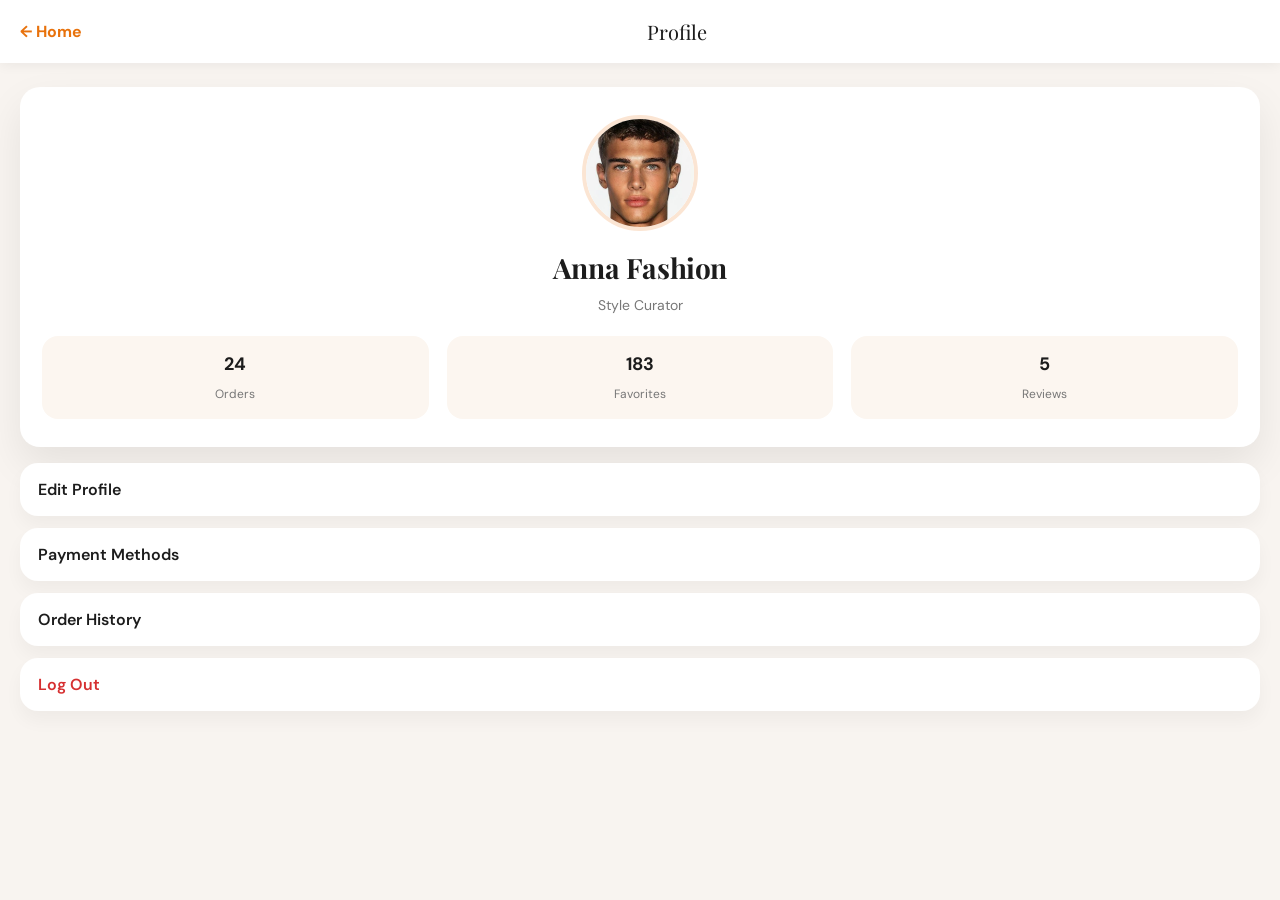
<file: profile.html>
<!DOCTYPE html>
<html lang="en">
<head>
  <meta charset="UTF-8" />
  <meta name="viewport" content="width=device-width, initial-scale=1.0" />
  <title>FashionVault – Profile</title>
  <link rel="stylesheet" href="profile.css" />
  <link href="https://fonts.googleapis.com/css2?family=Playfair+Display:wght@500;700&family=DM+Sans:wght@300;400;500;600&display=swap" rel="stylesheet" />
</head>
<body>
  <nav class="navbar profile-nav">
    <a href="index.html" class="nav-back" aria-label="Back to Home">← Home</a>
    <div class="nav-title">Profile</div>
  </nav>

  <section class="profile-card">
    <div class="profile-avatar">
      <img src="IMAGES/download (39).jpeg" alt="Profile photo" />
    </div>
    <div class="profile-info">
      <h1>Anna Fashion</h1>
      <p class="profile-role">Style Curator</p>
      <div class="profile-stats">
        <div>
          <span>24</span>
          <small>Orders</small>
        </div>
        <div>
          <span>183</span>
          <small>Favorites</small>
        </div>
        <div>
          <span>5</span>
          <small>Reviews</small>
        </div>
      </div>
    </div>
  </section>

  <section class="profile-actions">
    <a href="#" class="profile-action">Edit Profile</a>
    <a href="#" class="profile-action">Payment Methods</a>
    <a href="#" class="profile-action">Order History</a>
    <a href="#" class="profile-action logout">Log Out</a>
  </section>

  <script src="profile.js"></script>
</body>
</html>
</file>
<file: style.css>
/* ============================================================
   FASHION VAULT — style.css
   Aesthetic: warm editorial luxury × mobile-first
   ============================================================ */

/* ---------- RESET & VARIABLES ---------- */
*, *::before, *::after { box-sizing: border-box; margin: 0; padding: 0; }

:root {
  --clr-bg:        #faf8f5;
  --clr-surface:   #ffffff;
  --clr-primary:   #e8720c;   /* burnt orange */
  --clr-primary-dk:#bf5b07;
  --clr-accent:    #1a1a2e;   /* deep navy */
  --clr-text:      #1c1c1c;
  --clr-muted:     #7a7a7a;
  --clr-sale:      #d63031;
  --clr-tag-new:   #00b894;
  --radius-card:   16px;
  --radius-btn:    50px;
  --shadow-card:   0 4px 24px rgba(0,0,0,0.08);
  --shadow-hover:  0 12px 40px rgba(0,0,0,0.15);
  --font-display:  'Playfair Display', serif;
  --font-body:     'DM Sans', sans-serif;
  --nav-h:         64px;
  --bottom-nav-h:  68px;
  --transition:    0.25s cubic-bezier(0.4, 0, 0.2, 1);
}

html { scroll-behavior: smooth; }

body {
  font-family: var(--font-body);
  background: var(--clr-bg);
  color: var(--clr-text);
  padding-bottom: var(--bottom-nav-h);
  min-height: 100vh;
  overflow-x: hidden;
}

/* ---------- NAVBAR ---------- */
.navbar {
  position: sticky;
  top: 0;
  z-index: 100;
  height: var(--nav-h);
  background: var(--clr-surface);
  display: flex;
  align-items: center;
  padding: 0 20px;
  gap: 16px;
  box-shadow: 0 1px 12px rgba(0,0,0,0.07);
}

.nav-logo {
  display: flex;
  align-items: center;
  gap: 8px;
  flex-shrink: 0;
}
.logo-icon { font-size: 22px; }
.logo-text {
  font-family: var(--font-display);
  font-size: 18px;
  font-weight: 700;
  color: var(--clr-primary);
  letter-spacing: -0.3px;
}

.nav-links {
  display: flex;
  list-style: none;
  gap: 6px;
  flex: 1;
  justify-content: center;
}
.nav-links a {
  text-decoration: none;
  font-size: 13px;
  font-weight: 500;
  color: var(--clr-muted);
  padding: 6px 12px;
  border-radius: var(--radius-btn);
  transition: var(--transition);
  position: relative;
}
.nav-links a.active,
.nav-links a:hover { color: var(--clr-primary); background: #fff4ec; }

.cart-badge {
  display: inline-flex;
  align-items: center;
  justify-content: center;
  background: var(--clr-primary);
  color: #fff;
  font-size: 9px;
  font-weight: 700;
  width: 16px; height: 16px;
  border-radius: 50%;
  margin-left: 3px;
  vertical-align: middle;
}

.nav-actions { display: flex; align-items: center; gap: 6px; }

.icon-btn {
  background: none;
  border: none;
  cursor: pointer;
  width: 36px; height: 36px;
  border-radius: 50%;
  display: grid;
  place-items: center;
  color: var(--clr-text);
  transition: var(--transition);
  position: relative;
}
.icon-btn:hover { background: #f0f0f0; }

.notif-dot {
  position: absolute;
  top: 6px; right: 6px;
  width: 7px; height: 7px;
  border-radius: 50%;
  background: var(--clr-primary);
  border: 2px solid #fff;
}

.avatar {
  width: 34px; height: 34px;
  border-radius: 50%;
  overflow: hidden;
  background: linear-gradient(135deg, var(--clr-primary), var(--clr-primary-dk));
  color: #fff;
  display: grid;
  place-items: center;
  font-weight: 700;
  font-size: 14px;
  cursor: pointer;
  flex-shrink: 0;
}
.avatar img {
  width: 100%;
  height: 100%;
  object-fit: cover;
  display: block;
}

/* ---------- SEARCH BAR ---------- */
.search-bar {
  display: none;
  align-items: center;
  gap: 10px;
  padding: 12px 20px;
  background: var(--clr-surface);
  border-bottom: 1px solid #f0ece6;
  animation: slideDown 0.2s ease;
}
.search-bar.open { display: flex; }

@keyframes slideDown {
  from { transform: translateY(-100%); opacity: 0; }
  to   { transform: translateY(0);     opacity: 1; }
}

.search-bar input {
  flex: 1;
  border: 1.5px solid #e0dbd3;
  border-radius: var(--radius-btn);
  padding: 10px 18px;
  font-family: var(--font-body);
  font-size: 14px;
  outline: none;
  background: var(--clr-bg);
  transition: var(--transition);
}
.search-bar input:focus { border-color: var(--clr-primary); }
#searchClose {
  background: none; border: none;
  font-size: 18px; cursor: pointer;
  color: var(--clr-muted);
}

/* ---------- HERO BANNER ---------- */
.hero-banner {
  margin: 16px 16px 0;
  border-radius: 20px;
  background: linear-gradient(120deg, #f4a017 0%, #e8720c 60%, #d63931 100%);
  display: flex;
  align-items: center;
  justify-content: space-between;
  padding: 28px 28px 28px 28px;
  min-height: 160px;
  overflow: hidden;
  position: relative;
}
.hero-banner::before {
  content: '';
  position: absolute;
  inset: 0;
  background: url("data:image/svg+xml,%3Csvg width='60' height='60' viewBox='0 0 60 60' xmlns='http://www.w3.org/2000/svg'%3E%3Cg fill='none' fill-rule='evenodd'%3E%3Cg fill='%23ffffff' fill-opacity='0.04'%3E%3Ccircle cx='30' cy='30' r='28'/%3E%3C/g%3E%3C/g%3E%3C/svg%3E");
}

.hero-content { position: relative; z-index: 1; }
.hero-eyebrow {
  font-size: 11px;
  font-weight: 600;
  text-transform: uppercase;
  letter-spacing: 2px;
  color: rgba(255,255,255,0.85);
  margin-bottom: 4px;
}
.hero-title {
  font-family: var(--font-display);
  font-size: 32px;
  font-weight: 700;
  color: #fff;
  line-height: 1.05;
  margin-bottom: 4px;
}
.hero-sub {
  font-size: 13px;
  color: rgba(255,255,255,0.9);
  margin-bottom: 16px;
}
.btn-primary {
  background: #fff;
  color: var(--clr-primary);
  border: none;
  border-radius: var(--radius-btn);
  padding: 10px 22px;
  font-family: var(--font-body);
  font-size: 13px;
  font-weight: 700;
  cursor: pointer;
  transition: var(--transition);
  box-shadow: 0 4px 16px rgba(0,0,0,0.18);
}
.btn-primary:hover { transform: translateY(-2px); box-shadow: 0 8px 24px rgba(0,0,0,0.2); }
.btn-primary:active { transform: translateY(0); }

.hero-illustration {
  position: relative;
  width: 120px;
  height: 100px;
  flex-shrink: 0;
}
.cart-visual, .bag {
  position: absolute;
  font-size: 36px;
  animation: float 3s ease-in-out infinite;
}
.cart-visual { right: 0; top: 10px; font-size: 52px; }
.bag-1 { right: 70px; top: 0; font-size: 26px; animation-delay: -0.8s; }
.bag-2 { right: 0; bottom: 0; font-size: 22px; animation-delay: -1.5s; }
.bag-3 { right: 60px; bottom: 10px; font-size: 20px; animation-delay: -2.2s; }

@keyframes float {
  0%, 100% { transform: translateY(0px); }
  50%       { transform: translateY(-8px); }
}

/* ---------- CATEGORIES SECTION ---------- */
.categories-section { padding: 24px 16px 8px; }

.section-header {
  display: flex;
  justify-content: space-between;
  align-items: center;
  margin-bottom: 14px;
}
.section-title {
  font-family: var(--font-display);
  font-size: 20px;
  font-weight: 700;
  color: var(--clr-text);
}
.see-all {
  font-size: 13px;
  font-weight: 600;
  color: var(--clr-primary);
  text-decoration: none;
  transition: var(--transition);
}
.see-all:hover { gap: 6px; }

.filter-tabs {
  display: flex;
  gap: 8px;
  overflow-x: auto;
  padding-bottom: 4px;
  scrollbar-width: none;
}
.filter-tabs::-webkit-scrollbar { display: none; }

.tab {
  display: flex;
  align-items: center;
  gap: 6px;
  padding: 9px 18px;
  border-radius: var(--radius-btn);
  border: 1.5px solid #e4dfd7;
  background: var(--clr-surface);
  font-family: var(--font-body);
  font-size: 13px;
  font-weight: 500;
  color: var(--clr-muted);
  cursor: pointer;
  white-space: nowrap;
  transition: var(--transition);
}
.tab:hover { border-color: var(--clr-primary); color: var(--clr-primary); }
.tab.active {
  background: var(--clr-primary);
  border-color: var(--clr-primary);
  color: #fff;
}
.tab-icon { font-size: 15px; }

/* ---------- PRODUCT GRID ---------- */
.products-section { padding: 12px 16px 16px; }

.product-grid {
  display: grid;
  grid-template-columns: repeat(3, 1fr);
  gap: 12px;
}

/* Card */
.product-card {
  background: var(--clr-surface);
  border-radius: var(--radius-card);
  overflow: hidden;
  box-shadow: var(--shadow-card);
  transition: var(--transition);
  animation: fadeUp 0.4s ease both;
}
.product-card:hover {
  transform: translateY(-4px);
  box-shadow: var(--shadow-hover);
}

@keyframes fadeUp {
  from { opacity: 0; transform: translateY(20px); }
  to   { opacity: 1; transform: translateY(0); }
}

/* Stagger animation delays */
.product-card:nth-child(1) { animation-delay: 0.05s; }
.product-card:nth-child(2) { animation-delay: 0.10s; }
.product-card:nth-child(3) { animation-delay: 0.15s; }
.product-card:nth-child(4) { animation-delay: 0.20s; }
.product-card:nth-child(5) { animation-delay: 0.25s; }
.product-card:nth-child(6) { animation-delay: 0.30s; }
.product-card:nth-child(7) { animation-delay: 0.35s; }
.product-card:nth-child(8) { animation-delay: 0.40s; }
.product-card:nth-child(9) { animation-delay: 0.45s; }

.card-img-wrap {
  position: relative;
  aspect-ratio: 3/4;
  overflow: hidden;
  background: #f0ece6;
}

.product-img {
  width: 100%;
  height: 100%;
  object-fit: cover;
  transition: transform 0.4s ease;
  background-size: cover;
  background-position: center;
}
.product-card:hover .product-img { transform: scale(1.06); }

/* Placeholder image colours per category */
.women-img-1 { 
  background-image: url('./IMAGES/download\ \(29\).jpeg');
 }
.women-img-2 { 
  background-image: url('./IMAGES/download\ \(25\).jpeg');
 }
.women-img-3 { 
  background-image: url('IMAGES/24.jpeg');
}
.men-img-1   {
  background-image: url('./IMAGES/ms.avif');
 }
.men-img-2   { 
  background-image: url('./IMAGES/26.jpeg');
 }
.men-img-3   { 
  background-image: url('./IMAGES/20.jpeg');
 }
.kids-img-1  { 
  background-image: url('./IMAGES/2.jpeg');
 }
.kids-img-2  { 
  background-image: url('./IMAGES/1.jpeg'); 
}
.kids-img-3  { 
  background-image: url('./IMAGES/download.avif');
 }

.badge {
  position: absolute;
  top: 8px; left: 8px;
  font-size: 9px;
  font-weight: 700;
  text-transform: uppercase;
  letter-spacing: 0.5px;
  padding: 3px 7px;
  border-radius: var(--radius-btn);
  z-index: 2;
}
.badge-new { background: var(--clr-tag-new); color: #fff; }
.badge-sale { background: var(--clr-sale); color: #fff; }

.wishlist-btn {
  position: absolute;
  top: 8px; right: 8px;
  width: 30px; height: 30px;
  border-radius: 50%;
  background: rgba(255,255,255,0.9);
  border: none;
  font-size: 16px;
  cursor: pointer;
  display: grid;
  place-items: center;
  transition: var(--transition);
  z-index: 2;
  color: #aaa;
}
.wishlist-btn:hover, .wishlist-btn.active {
  color: #e84393;
  background: #fff;
  transform: scale(1.1);
}
.wishlist-btn.active { color: #e84393; }

.card-info {
  padding: 10px 10px 12px;
}
.product-name {
  font-size: 11.5px;
  font-weight: 600;
  color: var(--clr-text);
  margin-bottom: 4px;
  white-space: nowrap;
  overflow: hidden;
  text-overflow: ellipsis;
}
.price-row {
  display: flex;
  align-items: center;
  gap: 5px;
  margin-bottom: 8px;
}
.old-price {
  font-size: 10px;
  color: var(--clr-muted);
  text-decoration: line-through;
}
.new-price {
  font-size: 13px;
  font-weight: 700;
  color: var(--clr-primary);
}

.add-cart-btn {
  width: 100%;
  padding: 7px 0;
  background: var(--clr-accent);
  color: #fff;
  border: none;
  border-radius: 8px;
  font-family: var(--font-body);
  font-size: 10.5px;
  font-weight: 600;
  cursor: pointer;
  transition: var(--transition);
  letter-spacing: 0.3px;
}
.add-cart-btn:hover { background: var(--clr-primary); }
.add-cart-btn:active { transform: scale(0.97); }

/* ---------- NO RESULTS ---------- */
.no-results {
  text-align: center;
  padding: 40px;
  color: var(--clr-muted);
  font-size: 15px;
}

/* ---------- TOAST ---------- */
.toast {
  position: fixed;
  bottom: calc(var(--bottom-nav-h) + 16px);
  left: 50%;
  transform: translateX(-50%) translateY(20px);
  background: var(--clr-accent);
  color: #fff;
  padding: 12px 24px;
  border-radius: var(--radius-btn);
  font-size: 13px;
  font-weight: 500;
  opacity: 0;
  pointer-events: none;
  transition: opacity 0.3s ease, transform 0.3s ease;
  white-space: nowrap;
  z-index: 999;
  box-shadow: 0 4px 20px rgba(0,0,0,0.2);
}
.toast.show {
  opacity: 1;
  transform: translateX(-50%) translateY(0);
}

/* ---------- BOTTOM NAV ---------- */
.bottom-nav {
  position: fixed;
  bottom: 0; left: 0; right: 0;
  height: var(--bottom-nav-h);
  background: var(--clr-surface);
  display: flex;
  align-items: center;
  justify-content: space-around;
  border-top: 1px solid #ede8e1;
  box-shadow: 0 -4px 20px rgba(0,0,0,0.06);
  z-index: 100;
}
.bottom-nav-item {
  display: flex;
  flex-direction: column;
  align-items: center;
  gap: 4px;
  text-decoration: none;
  color: var(--clr-muted);
  font-size: 10px;
  font-weight: 500;
  transition: var(--transition);
  padding: 6px 16px;
  border-radius: 12px;
}
.bottom-nav-item:hover, .bottom-nav-item.active {
  color: var(--clr-primary);
  background: #fff4ec;
}

/* ---------- RESPONSIVE ---------- */
@media (max-width: 400px) {
  .product-grid { grid-template-columns: repeat(2, 1fr); }
  .nav-links { display: none; }
  .hero-title { font-size: 26px; }
}

@media (min-width: 640px) {
  .product-grid { grid-template-columns: repeat(4, 1fr); }
  .hero-title { font-size: 38px; }
}

@media (min-width: 900px) {
  .product-grid { grid-template-columns: repeat(5, 1fr); }
  body { max-width: 800px; margin: 0 auto; }
}
</file>
<file: cart.css>
/* ============================================================
   FASHION VAULT — cart.css
   Aesthetic: warm editorial luxury, consistent with home & categories
   ============================================================ */

*, *::before, *::after { box-sizing: border-box; margin: 0; padding: 0; }

:root {
  --clr-bg:         #f6f4f1;
  --clr-surface:    #ffffff;
  --clr-primary:    #e8720c;
  --clr-primary-dk: #bf5b07;
  --clr-accent:     #1a1a2e;
  --clr-text:       #1c1c1c;
  --clr-muted:      #888;
  --clr-danger:     #d63031;
  --clr-border:     #e4dfd7;
  --clr-success:    #00b894;
  --radius-card:    14px;
  --radius-btn:     50px;
  --shadow-sm:      0 2px 12px rgba(0,0,0,0.07);
  --shadow-md:      0 8px 32px rgba(0,0,0,0.12);
  --font-display:   'Playfair Display', serif;
  --font-body:      'DM Sans', sans-serif;
  --bottom-nav-h:   66px;
  --transition:     0.22s cubic-bezier(0.4,0,0.2,1);
}

html { scroll-behavior: smooth; }

body {
  font-family: var(--font-body);
  background: var(--clr-bg);
  color: var(--clr-text);
  padding-bottom: calc(var(--bottom-nav-h) + 16px);
  min-height: 100vh;
  overflow-x: hidden;
}

/* ── BREADCRUMB ── */
.breadcrumb-bar {
  display: flex;
  align-items: center;
  gap: 10px;
  padding: 10px 16px 6px;
  background: var(--clr-surface);
  border-bottom: 1px solid var(--clr-border);
}
.breadcrumb-label {
  font-size: 13px;
  font-weight: 600;
  color: var(--clr-muted);
}
.back-btn, .icon-btn {
  background: none;
  border: none;
  cursor: pointer;
  width: 34px; height: 34px;
  border-radius: 50%;
  display: grid;
  place-items: center;
  color: var(--clr-text);
  transition: var(--transition);
  position: relative;
}
.back-btn:hover, .icon-btn:hover { background: #f0ece6; }

/* ── NAVBAR ── */
.navbar {
  position: sticky;
  top: 0;
  z-index: 100;
  background: var(--clr-surface);
  display: flex;
  align-items: center;
  gap: 4px;
  padding: 0 14px;
  height: 52px;
  box-shadow: 0 1px 10px rgba(0,0,0,0.06);
}
.nav-link {
  display: flex;
  align-items: center;
  gap: 5px;
  text-decoration: none;
  font-size: 13px;
  font-weight: 600;
  color: var(--clr-text);
  padding: 6px 12px;
  border-radius: var(--radius-btn);
  transition: var(--transition);
}
.nav-link:hover { background: #f5f0ea; color: var(--clr-primary); }
.nav-icon { font-size: 17px; }
.nav-right {
  display: flex;
  align-items: center;
  gap: 6px;
  margin-left: auto;
}
.cart-badge {
  position: absolute;
  top: 2px; right: 2px;
  min-width: 16px; height: 16px;
  border-radius: 50%;
  background: var(--clr-primary);
  color: #fff;
  font-size: 9px;
  font-weight: 700;
  display: grid;
  place-items: center;
  padding: 0 3px;
  border: 1.5px solid #fff;
}
.avatar {
  width: 32px; height: 32px;
  border-radius: 50%;
  background-image: url('./IMAGES/download\ \(39\).jpeg');
  color: #fff;
  display: grid;
  place-items: center;
  font-weight: 700;
  font-size: 13px;
  cursor: pointer;
}

/* ── PAGE HEADER ── */
.page-header {
  padding: 18px 16px 10px;
  background: var(--clr-surface);
  border-bottom: 1px solid var(--clr-border);
}
.page-title {
  font-family: var(--font-display);
  font-size: 22px;
  font-weight: 700;
}

/* ── EMPTY CART ── */
.empty-cart {
  display: flex;
  flex-direction: column;
  align-items: center;
  padding: 40px 24px 32px;
  text-align: center;
  background: var(--clr-surface);
  margin: 14px 14px 0;
  border-radius: 20px;
  box-shadow: var(--shadow-sm);
  animation: fadeUp 0.4s ease both;
}

.cart-icon-wrap {
  width: 110px; height: 90px;
  display: flex;
  align-items: center;
  justify-content: center;
  margin-bottom: 20px;
  position: relative;
}
.cart-svg {
  width: 110px;
  animation: cartWobble 2.8s ease-in-out infinite;
}
@keyframes cartWobble {
  0%, 100% { transform: rotate(0deg) translateY(0); }
  25%       { transform: rotate(-3deg) translateY(-4px); }
  75%       { transform: rotate(3deg) translateY(-2px); }
}

.empty-title {
  font-family: var(--font-display);
  font-size: 20px;
  font-weight: 700;
  color: var(--clr-text);
  margin-bottom: 8px;
}
.empty-sub {
  font-size: 13px;
  color: var(--clr-muted);
  line-height: 1.6;
  margin-bottom: 24px;
}
.btn-shop {
  display: inline-block;
  background: var(--clr-primary);
  color: #fff;
  text-decoration: none;
  font-family: var(--font-body);
  font-size: 14px;
  font-weight: 700;
  padding: 13px 40px;
  border-radius: var(--radius-btn);
  box-shadow: 0 4px 18px rgba(232,114,12,0.35);
  transition: var(--transition);
  letter-spacing: 0.3px;
}
.btn-shop:hover {
  background: var(--clr-primary-dk);
  transform: translateY(-2px);
  box-shadow: 0 8px 28px rgba(232,114,12,0.4);
}
.btn-shop:active { transform: translateY(0); }

/* ── CART ITEMS SECTION ── */
.cart-items-section {
  margin: 14px 14px 0;
}

.cart-items-list {
  display: flex;
  flex-direction: column;
  gap: 10px;
  margin-bottom: 16px;
}

/* Cart item row */
.cart-item {
  background: var(--clr-surface);
  border-radius: var(--radius-card);
  box-shadow: var(--shadow-sm);
  display: flex;
  align-items: center;
  gap: 12px;
  padding: 12px;
  animation: fadeUp 0.35s ease both;
  transition: var(--transition);
}
.cart-item:hover { box-shadow: var(--shadow-md); }

.cart-item-img {
  width: 68px; height: 80px;
  border-radius: 10px;
  flex-shrink: 0;
  background-size: cover;
  background-position: center;
}
.cart-item-body { flex: 1; min-width: 0; }
.cart-item-name {
  font-size: 13px;
  font-weight: 600;
  color: var(--clr-text);
  white-space: nowrap;
  overflow: hidden;
  text-overflow: ellipsis;
  margin-bottom: 4px;
}
.cart-item-price {
  font-size: 14px;
  font-weight: 700;
  color: var(--clr-primary);
  margin-bottom: 8px;
}
.qty-row {
  display: flex;
  align-items: center;
  gap: 10px;
}
.qty-btn {
  width: 28px; height: 28px;
  border-radius: 50%;
  border: 1.5px solid var(--clr-border);
  background: var(--clr-bg);
  font-size: 16px;
  font-weight: 700;
  color: var(--clr-text);
  cursor: pointer;
  display: grid;
  place-items: center;
  line-height: 1;
  transition: var(--transition);
}
.qty-btn:hover { border-color: var(--clr-primary); color: var(--clr-primary); }
.qty-val {
  font-size: 14px;
  font-weight: 600;
  min-width: 18px;
  text-align: center;
}
.remove-btn {
  background: none;
  border: none;
  cursor: pointer;
  color: var(--clr-muted);
  padding: 4px;
  border-radius: 50%;
  display: grid;
  place-items: center;
  transition: var(--transition);
  flex-shrink: 0;
}
.remove-btn:hover { color: var(--clr-danger); background: #fff0f0; }

/* ── ORDER SUMMARY ── */
.order-summary {
  background: var(--clr-surface);
  border-radius: var(--radius-card);
  box-shadow: var(--shadow-sm);
  padding: 18px 16px;
  margin-bottom: 6px;
}
.summary-title {
  font-family: var(--font-display);
  font-size: 17px;
  font-weight: 700;
  margin-bottom: 14px;
  color: var(--clr-text);
}
.summary-row {
  display: flex;
  justify-content: space-between;
  align-items: center;
  font-size: 13.5px;
  color: var(--clr-muted);
  margin-bottom: 10px;
}
.free-tag {
  background: #e6f9f4;
  color: var(--clr-success);
  font-size: 11px;
  font-weight: 700;
  padding: 3px 10px;
  border-radius: var(--radius-btn);
}
.total-row {
  font-size: 15px;
  font-weight: 700;
  color: var(--clr-text);
  border-top: 1px dashed var(--clr-border);
  padding-top: 12px;
  margin-top: 4px;
  margin-bottom: 16px;
}
.btn-checkout {
  width: 100%;
  padding: 14px;
  background: var(--clr-primary);
  color: #fff;
  border: none;
  border-radius: var(--radius-btn);
  font-family: var(--font-body);
  font-size: 14px;
  font-weight: 700;
  cursor: pointer;
  box-shadow: 0 4px 18px rgba(232,114,12,0.35);
  transition: var(--transition);
  letter-spacing: 0.3px;
}
.btn-checkout:hover {
  background: var(--clr-primary-dk);
  transform: translateY(-2px);
  box-shadow: 0 8px 28px rgba(232,114,12,0.4);
}
.btn-checkout:active { transform: translateY(0); }

/* ── RECENTLY VIEWED ── */
.recent-section { padding: 20px 14px 10px; }
.section-title {
  font-family: var(--font-display);
  font-size: 19px;
  font-weight: 700;
  margin-bottom: 14px;
  color: var(--clr-text);
}

.product-grid {
  display: grid;
  grid-template-columns: repeat(3, 1fr);
  gap: 10px;
}

.product-card {
  background: var(--clr-surface);
  border-radius: var(--radius-card);
  overflow: hidden;
  box-shadow: var(--shadow-sm);
  transition: var(--transition);
  animation: fadeUp 0.38s ease both;
  cursor: pointer;
}
.product-card:hover {
  transform: translateY(-4px);
  box-shadow: var(--shadow-md);
}

/* stagger */
.product-card:nth-child(1) { animation-delay: 0.05s; }
.product-card:nth-child(2) { animation-delay: 0.10s; }
.product-card:nth-child(3) { animation-delay: 0.15s; }
.product-card:nth-child(4) { animation-delay: 0.20s; }
.product-card:nth-child(5) { animation-delay: 0.25s; }
.product-card:nth-child(6) { animation-delay: 0.30s; }

@keyframes fadeUp {
  from { opacity: 0; transform: translateY(16px); }
  to   { opacity: 1; transform: translateY(0); }
}

.card-img-wrap {
  position: relative;
  aspect-ratio: 3 / 4;
  overflow: hidden;
  background: #ede9e2;
}
.product-img {
  width: 100%; height: 100%;
  background-size: cover;
  background-position: center;
  transition: transform 0.4s ease;
}
.product-card:hover .product-img { transform: scale(1.06); }

/* Colour placeholders */
.women-img-1 { 
    background-image: url('./IMAGES/9.jpeg');
 }
.women-img-2 { 
    background-image: url('./IMAGES/download\ \(24\).jpeg'); 
}
.men-img-1   { 
    background-image: url('./IMAGES/3.jpeg'); 
}
.men-img-2   { 
    background-image: url('./IMAGES/11.jpeg');
 }
.kids-img-1  { 
    background-image: url('./IMAGES/14.avif'); 
}
.kids-img-2  { 
    background-image: url('./IMAGES/download\ \(26\).jpeg'); 
}

.cart-fab {
  position: absolute;
  bottom: 8px; right: 8px;
  width: 28px; height: 28px;
  border-radius: 50%;
  background: var(--clr-primary);
  border: none;
  color: #fff;
  display: grid;
  place-items: center;
  cursor: pointer;
  transition: var(--transition);
  z-index: 2;
  box-shadow: 0 2px 8px rgba(232,114,12,0.4);
}
.cart-fab:hover { background: var(--clr-primary-dk); transform: scale(1.12); }
.cart-fab:active { transform: scale(0.95); }

.card-info { padding: 8px 9px 10px; }
.product-name {
  font-size: 10.5px;
  font-weight: 500;
  color: var(--clr-text);
  margin-bottom: 3px;
  white-space: nowrap;
  overflow: hidden;
  text-overflow: ellipsis;
}
.product-price {
  font-size: 12px;
  font-weight: 700;
  color: var(--clr-text);
}

/* ── TOAST ── */
.toast {
  position: fixed;
  bottom: calc(var(--bottom-nav-h) + 14px);
  left: 50%;
  transform: translateX(-50%) translateY(16px);
  background: var(--clr-accent);
  color: #fff;
  padding: 11px 22px;
  border-radius: var(--radius-btn);
  font-size: 12.5px;
  font-weight: 500;
  opacity: 0;
  pointer-events: none;
  transition: opacity 0.28s ease, transform 0.28s ease;
  white-space: nowrap;
  z-index: 999;
  box-shadow: 0 4px 20px rgba(0,0,0,0.22);
}
.toast.show { opacity: 1; transform: translateX(-50%) translateY(0); }

/* ── BOTTOM NAV ── */
.bottom-nav {
  position: fixed;
  bottom: 0; left: 0; right: 0;
  height: var(--bottom-nav-h);
  background: var(--clr-surface);
  display: flex;
  align-items: center;
  justify-content: space-around;
  border-top: 1px solid var(--clr-border);
  box-shadow: 0 -4px 18px rgba(0,0,0,0.05);
  z-index: 100;
}
.bottom-nav-item {
  display: flex;
  flex-direction: column;
  align-items: center;
  gap: 4px;
  text-decoration: none;
  color: var(--clr-muted);
  font-size: 10px;
  font-weight: 500;
  padding: 6px 14px;
  border-radius: 12px;
  transition: var(--transition);
}
.bottom-nav-item.active,
.bottom-nav-item:hover { color: var(--clr-primary); background: #fff4ec; }

/* ── RESPONSIVE ── */
@media (max-width: 380px) {
  .product-grid { grid-template-columns: repeat(2, 1fr); }
}
@media (min-width: 600px) {
  .product-grid { grid-template-columns: repeat(4, 1fr); }
}
@media (min-width: 900px) {
  body { max-width: 780px; margin: 0 auto; }
}
</file>
<file: categories.css>
/* ============================================================
   FASHION VAULT — categories.css
   Aesthetic: clean editorial, warm neutrals, sharp accents
   ============================================================ */

*, *::before, *::after { box-sizing: border-box; margin: 0; padding: 0; }

:root {
  --clr-bg:          #f6f4f1;
  --clr-surface:     #ffffff;
  --clr-primary:     #e8720c;
  --clr-primary-dk:  #bf5b07;
  --clr-accent:      #1a1a2e;
  --clr-text:        #1c1c1c;
  --clr-muted:       #888;
  --clr-sale:        #d63031;
  --clr-border:      #e4dfd7;
  --radius-card:     14px;
  --radius-btn:      50px;
  --shadow-sm:       0 2px 12px rgba(0,0,0,0.07);
  --shadow-md:       0 8px 32px rgba(0,0,0,0.12);
  --font-display:    'Playfair Display', serif;
  --font-body:       'DM Sans', sans-serif;
  --nav-h:           56px;
  --bottom-nav-h:    66px;
  --transition:      0.22s cubic-bezier(0.4,0,0.2,1);
}

html { scroll-behavior: smooth; }

body {
  font-family: var(--font-body);
  background: var(--clr-bg);
  color: var(--clr-text);
  padding-bottom: var(--bottom-nav-h);
  min-height: 100vh;
  overflow-x: hidden;
}

/* ── BREADCRUMB BAR ── */
.breadcrumb-bar {
  display: flex;
  align-items: center;
  gap: 10px;
  padding: 10px 16px 6px;
  background: var(--clr-surface);
  border-bottom: 1px solid var(--clr-border);
}
.breadcrumb-label {
  font-size: 13px;
  font-weight: 600;
  color: var(--clr-muted);
  letter-spacing: 0.3px;
}
.back-btn {
  background: none;
  border: none;
  cursor: pointer;
  width: 32px; height: 32px;
  border-radius: 50%;
  display: grid;
  place-items: center;
  color: var(--clr-text);
  transition: var(--transition);
}
.back-btn:hover { background: #f0ece6; }

/* ── NAVBAR ── */
.navbar {
  position: sticky;
  top: 0;
  z-index: 100;
  height: var(--nav-h);
  background: var(--clr-surface);
  display: flex;
  align-items: center;
  gap: 10px;
  padding: 0 14px;
  box-shadow: 0 1px 10px rgba(0,0,0,0.06);
}

.nav-left {
  display: flex;
  align-items: center;
  gap: 5px;
  flex-shrink: 0;
}
.logo-icon { font-size: 18px; }
.logo-text {
  font-size: 13px;
  font-weight: 600;
  color: var(--clr-primary);
}

.search-wrap {
  flex: 1;
  display: flex;
  align-items: center;
  gap: 8px;
  background: var(--clr-bg);
  border: 1.5px solid var(--clr-border);
  border-radius: var(--radius-btn);
  padding: 0 14px;
  height: 36px;
  transition: var(--transition);
}
.search-wrap:focus-within {
  border-color: var(--clr-primary);
  background: #fff;
}
.search-icon { flex-shrink: 0; color: var(--clr-muted); }
.search-input {
  flex: 1;
  border: none;
  background: transparent;
  font-family: var(--font-body);
  font-size: 12.5px;
  color: var(--clr-text);
  outline: none;
}
.search-input::placeholder { color: var(--clr-muted); }

.nav-right {
  display: flex;
  align-items: center;
  gap: 6px;
  flex-shrink: 0;
}
.icon-btn {
  position: relative;
  background: none;
  border: none;
  cursor: pointer;
  width: 34px; height: 34px;
  border-radius: 50%;
  display: grid;
  place-items: center;
  color: var(--clr-text);
  transition: var(--transition);
}
.icon-btn:hover { background: #f0ece6; }
.cart-badge {
  position: absolute;
  top: 2px; right: 2px;
  min-width: 16px; height: 16px;
  border-radius: 50%;
  background: var(--clr-primary);
  color: #fff;
  font-size: 9px;
  font-weight: 700;
  display: grid;
  place-items: center;
  padding: 0 3px;
  border: 1.5px solid #fff;
  line-height: 1;
}
.avatar {
  width: 32px; height: 32px;
  border-radius: 50%;
  background-image: url('./IMAGES/download\ \(39\).jpeg');
  color: #fff;
  display: grid;
  place-items: center;
  font-weight: 700;
  font-size: 13px;
  cursor: pointer;
}

/* ── PAGE HEADER ── */
.page-header {
  padding: 18px 16px 10px;
  background: var(--clr-surface);
}
.page-title {
  font-family: var(--font-display);
  font-size: 22px;
  font-weight: 700;
  color: var(--clr-text);
}

/* ── FILTER TABS ── */
.filter-wrap {
  display: flex;
  align-items: center;
  gap: 6px;
  padding: 0 16px 14px;
  background: var(--clr-surface);
  border-bottom: 1px solid var(--clr-border);
}
.filter-tabs {
  display: flex;
  gap: 7px;
  overflow-x: auto;
  scrollbar-width: none;
  flex: 1;
}
.filter-tabs::-webkit-scrollbar { display: none; }

.tab {
  padding: 7px 15px;
  border-radius: var(--radius-btn);
  border: 1.5px solid var(--clr-border);
  background: var(--clr-surface);
  font-family: var(--font-body);
  font-size: 12.5px;
  font-weight: 500;
  color: var(--clr-muted);
  cursor: pointer;
  white-space: nowrap;
  transition: var(--transition);
}
.tab:hover { border-color: var(--clr-primary); color: var(--clr-primary); }
.tab.active {
  background: var(--clr-primary);
  border-color: var(--clr-primary);
  color: #fff;
  font-weight: 600;
}
.tab-arrow {
  flex-shrink: 0;
  background: none;
  border: 1.5px solid var(--clr-border);
  border-radius: 50%;
  width: 30px; height: 30px;
  display: grid;
  place-items: center;
  cursor: pointer;
  font-size: 18px;
  color: var(--clr-muted);
  line-height: 1;
  transition: var(--transition);
}
.tab-arrow:hover { border-color: var(--clr-primary); color: var(--clr-primary); }

/* ── PRODUCT GRID ── */
.products-section { padding: 14px 12px 16px; }

.product-grid {
  display: grid;
  grid-template-columns: repeat(3, 1fr);
  gap: 10px;
}

/* ── PRODUCT CARD ── */
.product-card {
  background: var(--clr-surface);
  border-radius: var(--radius-card);
  overflow: hidden;
  box-shadow: var(--shadow-sm);
  transition: var(--transition);
  animation: fadeUp 0.38s ease both;
  cursor: pointer;
}
.product-card:hover {
  transform: translateY(-4px);
  box-shadow: var(--shadow-md);
}

/* Stagger */
.product-card:nth-child(1) { animation-delay: 0.04s; }
.product-card:nth-child(2) { animation-delay: 0.08s; }
.product-card:nth-child(3) { animation-delay: 0.12s; }
.product-card:nth-child(4) { animation-delay: 0.16s; }
.product-card:nth-child(5) { animation-delay: 0.20s; }
.product-card:nth-child(6) { animation-delay: 0.24s; }
.product-card:nth-child(7) { animation-delay: 0.28s; }
.product-card:nth-child(8) { animation-delay: 0.32s; }
.product-card:nth-child(9) { animation-delay: 0.36s; }

@keyframes fadeUp {
  from { opacity: 0; transform: translateY(18px); }
  to   { opacity: 1; transform: translateY(0); }
}

.card-img-wrap {
  position: relative;
  aspect-ratio: 3 / 4;
  overflow: hidden;
  background: #ede9e2;
}

.product-img {
  width: 100%; height: 100%;
  background-size: cover;
  background-position: center;
  transition: transform 0.4s ease;
}
.product-card:hover .product-img { transform: scale(1.06); }

/* Colour placeholders */
.men-img-1   { 
  background-image: url('./IMAGES/16.jpeg');
 }
.men-img-2   { 
  background-image: url('./IMAGES/23.jpeg'); 
}
.men-img-3   { 
  background-image: url('./IMAGES/8.jpeg'); 
}
.women-img-1 { 
  background-image: url('./IMAGES/25.jpeg'); 
}
.women-img-2 { 
  background-image: url('./IMAGES/download\ \(40\).jpeg');
 }
.women-img-3 { 
  background-image: url('./IMAGES/21.jpeg'); 
}
.kids-img-1  { 
  background-image: url('./IMAGES/4.jpeg'); 
}
.kids-img-2  { 
  background-image: url('./IMAGES/5.jpeg'); 
}
.kids-img-3  { 
  background-image: url('./IMAGES/7.jpeg'); 
}

/* SALE badge */
.badge-sale {
  position: absolute;
  top: 8px; right: 8px;
  background: var(--clr-sale);
  color: #fff;
  font-size: 9px;
  font-weight: 700;
  text-transform: uppercase;
  letter-spacing: 0.5px;
  padding: 3px 8px;
  border-radius: var(--radius-btn);
  z-index: 2;
}

/* Cart FAB */
.cart-fab {
  position: absolute;
  bottom: 8px; right: 8px;
  width: 30px; height: 30px;
  border-radius: 50%;
  background: var(--clr-primary);
  border: none;
  color: #fff;
  display: grid;
  place-items: center;
  cursor: pointer;
  transition: var(--transition);
  z-index: 2;
  box-shadow: 0 2px 8px rgba(232,114,12,0.4);
}
.cart-fab:hover {
  background: var(--clr-primary-dk);
  transform: scale(1.12);
}
.cart-fab:active { transform: scale(0.95); }

/* Card info */
.card-info {
  padding: 8px 10px 10px;
}
.product-name {
  font-size: 11px;
  font-weight: 500;
  color: var(--clr-text);
  margin-bottom: 3px;
  white-space: nowrap;
  overflow: hidden;
  text-overflow: ellipsis;
}
.product-price {
  font-size: 12.5px;
  font-weight: 700;
  color: var(--clr-text);
}
.price-row {
  display: flex;
  align-items: center;
  gap: 5px;
}
.old-price {
  font-size: 10.5px;
  color: var(--clr-muted);
  text-decoration: line-through;
}
.new-price {
  font-size: 12.5px;
  font-weight: 700;
  color: var(--clr-sale);
}

/* ── NO RESULTS ── */
.no-results {
  text-align: center;
  padding: 48px 20px;
  color: var(--clr-muted);
  font-size: 14px;
  grid-column: 1/-1;
}

/* ── TOAST ── */
.toast {
  position: fixed;
  bottom: calc(var(--bottom-nav-h) + 14px);
  left: 50%;
  transform: translateX(-50%) translateY(16px);
  background: var(--clr-accent);
  color: #fff;
  padding: 11px 22px;
  border-radius: var(--radius-btn);
  font-size: 12.5px;
  font-weight: 500;
  opacity: 0;
  pointer-events: none;
  transition: opacity 0.28s ease, transform 0.28s ease;
  white-space: nowrap;
  z-index: 999;
  box-shadow: 0 4px 20px rgba(0,0,0,0.22);
}
.toast.show {
  opacity: 1;
  transform: translateX(-50%) translateY(0);
}

/* ── BOTTOM NAV ── */
.bottom-nav {
  position: fixed;
  bottom: 0; left: 0; right: 0;
  height: var(--bottom-nav-h);
  background: var(--clr-surface);
  display: flex;
  align-items: center;
  justify-content: space-around;
  border-top: 1px solid var(--clr-border);
  box-shadow: 0 -4px 18px rgba(0,0,0,0.05);
  z-index: 100;
}
.bottom-nav-item {
  display: flex;
  flex-direction: column;
  align-items: center;
  gap: 4px;
  text-decoration: none;
  color: var(--clr-muted);
  font-size: 10px;
  font-weight: 500;
  padding: 6px 14px;
  border-radius: 12px;
  transition: var(--transition);
}
.bottom-nav-item.active,
.bottom-nav-item:hover {
  color: var(--clr-primary);
  background: #fff4ec;
}

/* ── RESPONSIVE ── */
@media (max-width: 380px) {
  .product-grid { grid-template-columns: repeat(2, 1fr); }
  .logo-text { display: none; }
}
@media (min-width: 600px) {
  .product-grid { grid-template-columns: repeat(4, 1fr); }
}
@media (min-width: 900px) {
  body { max-width: 780px; margin: 0 auto; }
  .product-grid { grid-template-columns: repeat(5, 1fr); }
}
</file>
<file: product.css>
/* ============================================================
   FASHION VAULT — product.css
   Aesthetic: editorial luxury, warm neutrals, orange accents
   ============================================================ */

*, *::before, *::after { box-sizing: border-box; margin: 0; padding: 0; }

:root {
  --clr-bg:         #f6f4f1;
  --clr-surface:    #ffffff;
  --clr-primary:    #e8720c;
  --clr-primary-dk: #bf5b07;
  --clr-accent:     #1a1a2e;
  --clr-text:       #1c1c1c;
  --clr-muted:      #888;
  --clr-border:     #e4dfd7;
  --clr-star:       #f4a017;
  --clr-success:    #00b894;
  --radius-card:    16px;
  --radius-btn:     50px;
  --shadow-sm:      0 2px 14px rgba(0,0,0,0.07);
  --shadow-md:      0 8px 32px rgba(0,0,0,0.13);
  --font-display:   'Playfair Display', serif;
  --font-body:      'DM Sans', sans-serif;
  --sticky-h:       70px;
  --bottom-nav-h:   66px;
  --transition:     0.22s cubic-bezier(0.4,0,0.2,1);
}

html { scroll-behavior: smooth; }

body {
  font-family: var(--font-body);
  background: var(--clr-bg);
  color: var(--clr-text);
  padding-bottom: calc(var(--sticky-h) + var(--bottom-nav-h) + 8px);
  min-height: 100vh;
  overflow-x: hidden;
}

/* ── BREADCRUMB ── */
.breadcrumb-bar {
  display: flex;
  align-items: center;
  gap: 10px;
  padding: 10px 16px 6px;
  background: var(--clr-surface);
  border-bottom: 1px solid var(--clr-border);
}
.breadcrumb-label {
  font-size: 13px;
  font-weight: 600;
  color: var(--clr-muted);
}
.icon-btn, .back-btn {
  background: none;
  border: none;
  cursor: pointer;
  width: 34px; height: 34px;
  border-radius: 50%;
  display: grid;
  place-items: center;
  color: var(--clr-text);
  transition: var(--transition);
  position: relative;
}
.icon-btn:hover, .back-btn:hover { background: #f0ece6; }

/* ── NAVBAR ── */
.navbar {
  position: sticky;
  top: 0; z-index: 100;
  background: var(--clr-surface);
  display: flex;
  align-items: center;
  gap: 4px;
  padding: 0 14px;
  height: 52px;
  box-shadow: 0 1px 10px rgba(0,0,0,0.06);
}
.nav-link {
  display: flex;
  align-items: center;
  gap: 5px;
  text-decoration: none;
  font-size: 13px;
  font-weight: 600;
  color: var(--clr-text);
  padding: 6px 12px;
  border-radius: var(--radius-btn);
  transition: var(--transition);
}
.nav-link:hover { background: #f5f0ea; color: var(--clr-primary); }
.nav-icon { font-size: 17px; }
.nav-right { display: flex; align-items: center; gap: 6px; margin-left: auto; }
.cart-badge {
  position: absolute;
  top: 2px; right: 2px;
  min-width: 16px; height: 16px;
  border-radius: 50%;
  background: var(--clr-primary);
  color: #fff;
  font-size: 9px;
  font-weight: 700;
  display: grid;
  place-items: center;
  padding: 0 3px;
  border: 1.5px solid #fff;
}
.avatar {
  width: 32px; height: 32px;
  border-radius: 50%;
  background-image: url('./IMAGES/download\ \(39\).jpeg');
  color: #fff;
  display: grid;
  place-items: center;
  font-weight: 700;
  font-size: 13px;
  cursor: pointer;
}

/* ── PRODUCT LAYOUT ── */
.product-layout {
  display: grid;
  grid-template-columns: 140px 1fr;
  gap: 0;
  background: var(--clr-surface);
  margin: 12px 12px 0;
  border-radius: 20px;
  overflow: hidden;
  box-shadow: var(--shadow-sm);
  animation: fadeUp 0.4s ease both;
}

@keyframes fadeUp {
  from { opacity: 0; transform: translateY(18px); }
  to   { opacity: 1; transform: translateY(0); }
}

/* ── GALLERY (left column) ── */
.gallery {
  display: flex;
  flex-direction: column;
  background: #ede9e2;
  border-right: 1px solid var(--clr-border);
}

.main-img-wrap {
  position: relative;
  flex: 1;
  min-height: 230px;
  overflow: hidden;
}
.main-img {
  width: 100%; height: 100%;
  background-size: cover;
  background-position: center top;
  transition: transform 0.5s ease, opacity 0.3s ease;
}
.main-img:hover { transform: scale(1.04); }

/* Colour variants */
.suit-main { 
    background-image: url('./IMAGES/11.jpeg');
 }
.suit-alt1 { 
    background-image: url('./IMAGES/12.jpeg'); }
.suit-alt2 { 
    background-image: url('./IMAGES/13.jpeg'); 
}

.wishlist-pill {
  position: absolute;
  top: 10px; right: 10px;
  width: 32px; height: 32px;
  border-radius: 50%;
  background: rgba(255,255,255,0.92);
  border: none;
  display: grid;
  place-items: center;
  cursor: pointer;
  color: #bbb;
  transition: var(--transition);
  box-shadow: 0 2px 8px rgba(0,0,0,0.12);
  z-index: 2;
}
.wishlist-pill:hover, .wishlist-pill.active { color: #e84393; }
.wishlist-pill.active svg { fill: #e84393; stroke: #e84393; }

/* Thumbnails */
.thumbnails {
  display: flex;
  flex-direction: column;
  gap: 6px;
  padding: 8px;
  background: var(--clr-bg);
}
.thumb {
  background: none;
  border: 2px solid transparent;
  border-radius: 10px;
  overflow: hidden;
  cursor: pointer;
  width: 100%;
  aspect-ratio: 1;
  transition: var(--transition);
  padding: 0;
}
.thumb:hover { border-color: var(--clr-primary); }
.thumb.active { border-color: var(--clr-primary); box-shadow: 0 0 0 1px var(--clr-primary); }
.thumb-img {
  width: 100%; height: 100%;
  background-size: cover;
  background-position: center top;
}

/* ── PRODUCT DETAILS (right column) ── */
.product-details {
  padding: 16px 14px 20px;
  display: flex;
  flex-direction: column;
  gap: 12px;
  overflow-y: auto;
}

/* Title row */
.title-row {
  display: flex;
  align-items: flex-start;
  justify-content: space-between;
  gap: 8px;
}
.product-title {
  font-family: var(--font-display);
  font-size: 20px;
  font-weight: 700;
  line-height: 1.2;
  color: var(--clr-text);
}
.popular-badge {
  background: var(--clr-primary);
  color: #fff;
  font-size: 9px;
  font-weight: 700;
  text-transform: uppercase;
  letter-spacing: 0.8px;
  padding: 4px 9px;
  border-radius: var(--radius-btn);
  flex-shrink: 0;
  margin-top: 3px;
}

/* Rating */
.rating-row {
  display: flex;
  align-items: center;
  gap: 8px;
}
.stars { display: flex; gap: 2px; }
.star {
  font-size: 16px;
  color: #ddd;
  line-height: 1;
}
.star.filled { color: var(--clr-star); }
.star.half {
  position: relative;
  color: #ddd;
}
.star.half::before {
  content: '★';
  position: absolute;
  left: 0;
  width: 50%;
  overflow: hidden;
  color: var(--clr-star);
}
.rating-text {
  font-size: 13px;
  font-weight: 700;
  color: var(--clr-text);
}
.review-count { font-weight: 400; color: var(--clr-muted); }

/* Price */
.price-block {
  display: flex;
  align-items: baseline;
  gap: 10px;
}
.current-price {
  font-family: var(--font-display);
  font-size: 28px;
  font-weight: 700;
  color: var(--clr-text);
}
.original-price {
  font-size: 14px;
  color: var(--clr-muted);
  text-decoration: line-through;
}

/* Size options */
.option-label {
  font-size: 11.5px;
  font-weight: 600;
  color: var(--clr-muted);
  text-transform: uppercase;
  letter-spacing: 0.8px;
  margin-bottom: 6px;
}
.size-options { display: flex; gap: 7px; flex-wrap: wrap; }
.size-btn {
  width: 36px; height: 36px;
  border-radius: 10px;
  border: 1.5px solid var(--clr-border);
  background: var(--clr-bg);
  font-family: var(--font-body);
  font-size: 12px;
  font-weight: 600;
  color: var(--clr-text);
  cursor: pointer;
  transition: var(--transition);
}
.size-btn:hover { border-color: var(--clr-primary); color: var(--clr-primary); }
.size-btn.active {
  background: var(--clr-primary);
  border-color: var(--clr-primary);
  color: #fff;
}

/* Action row */
.action-row {
  display: flex;
  align-items: center;
  gap: 8px;
  flex-wrap: wrap;
}
.qty-control {
  display: flex;
  align-items: center;
  gap: 0;
  border: 1.5px solid var(--clr-border);
  border-radius: 10px;
  overflow: hidden;
  background: var(--clr-bg);
}
.qty-btn {
  background: none;
  border: none;
  width: 30px; height: 34px;
  font-size: 18px;
  font-weight: 700;
  cursor: pointer;
  color: var(--clr-text);
  transition: var(--transition);
  display: grid;
  place-items: center;
  line-height: 1;
}
.qty-btn:hover { background: #ede9e3; color: var(--clr-primary); }
.qty-val {
  font-size: 14px;
  font-weight: 700;
  min-width: 28px;
  text-align: center;
  color: var(--clr-text);
}
.btn-buy {
  flex: 1;
  min-width: 90px;
  padding: 10px 16px;
  background: var(--clr-primary);
  color: #fff;
  border: none;
  border-radius: 10px;
  font-family: var(--font-body);
  font-size: 13px;
  font-weight: 700;
  cursor: pointer;
  box-shadow: 0 3px 14px rgba(232,114,12,0.35);
  transition: var(--transition);
}
.btn-buy:hover { background: var(--clr-primary-dk); transform: translateY(-1px); }
.btn-buy:active { transform: translateY(0); }

.btn-contact {
  display: flex;
  align-items: center;
  gap: 5px;
  padding: 10px 12px;
  background: none;
  border: 1.5px solid var(--clr-border);
  border-radius: 10px;
  font-family: var(--font-body);
  font-size: 12px;
  font-weight: 600;
  color: var(--clr-text);
  cursor: pointer;
  transition: var(--transition);
  white-space: nowrap;
}
.btn-contact:hover { border-color: var(--clr-primary); color: var(--clr-primary); }

/* Description */
.description { border-top: 1px solid var(--clr-border); padding-top: 12px; }
.desc-text {
  font-size: 12.5px;
  line-height: 1.65;
  color: var(--clr-muted);
  overflow: hidden;
  display: -webkit-box;
  -webkit-line-clamp: 3;
  -webkit-box-orient: vertical;
  transition: var(--transition);
}
.desc-text.expanded {
  -webkit-line-clamp: unset;
  display: block;
}
.read-more {
  background: none;
  border: none;
  font-family: var(--font-body);
  font-size: 12px;
  font-weight: 600;
  color: var(--clr-primary);
  cursor: pointer;
  margin-top: 4px;
  padding: 0;
}

/* Features */
.features-list {
  list-style: none;
  display: flex;
  flex-direction: column;
  gap: 10px;
  border-top: 1px solid var(--clr-border);
  padding-top: 12px;
}
.feature-item {
  display: flex;
  align-items: flex-start;
  gap: 10px;
}
.feature-icon { font-size: 20px; flex-shrink: 0; margin-top: 1px; }
.feature-title {
  font-size: 12.5px;
  font-weight: 700;
  color: var(--clr-text);
  margin-bottom: 2px;
}
.feature-sub {
  font-size: 11px;
  color: var(--clr-muted);
  line-height: 1.5;
}

/* ── STICKY BOTTOM BAR ── */
.sticky-bar {
  position: fixed;
  bottom: var(--bottom-nav-h);
  left: 0; right: 0;
  height: var(--sticky-h);
  background: var(--clr-surface);
  border-top: 1px solid var(--clr-border);
  display: flex;
  align-items: center;
  gap: 12px;
  padding: 0 16px;
  z-index: 99;
  box-shadow: 0 -4px 18px rgba(0,0,0,0.07);
}
.sticky-buy {
  flex: 1;
  padding: 14px;
  background: var(--clr-primary);
  color: #fff;
  border: none;
  border-radius: var(--radius-btn);
  font-family: var(--font-body);
  font-size: 14px;
  font-weight: 700;
  cursor: pointer;
  box-shadow: 0 4px 18px rgba(232,114,12,0.38);
  transition: var(--transition);
  letter-spacing: 0.3px;
}
.sticky-buy:hover { background: var(--clr-primary-dk); transform: translateY(-1px); }
.sticky-buy:active { transform: translateY(0); }

.sticky-contact {
  display: flex;
  align-items: center;
  gap: 8px;
  border: 1.5px solid var(--clr-border);
  border-radius: var(--radius-btn);
  padding: 12px 16px;
  font-size: 13px;
  font-weight: 600;
  color: var(--clr-text);
  cursor: pointer;
  white-space: nowrap;
  transition: var(--transition);
}
.sticky-contact:hover { border-color: var(--clr-primary); color: var(--clr-primary); }

/* ── TOAST ── */
.toast {
  position: fixed;
  bottom: calc(var(--bottom-nav-h) + var(--sticky-h) + 10px);
  left: 50%;
  transform: translateX(-50%) translateY(16px);
  background: var(--clr-accent);
  color: #fff;
  padding: 11px 22px;
  border-radius: var(--radius-btn);
  font-size: 12.5px;
  font-weight: 500;
  opacity: 0;
  pointer-events: none;
  transition: opacity 0.28s ease, transform 0.28s ease;
  white-space: nowrap;
  z-index: 999;
  box-shadow: 0 4px 20px rgba(0,0,0,0.22);
}
.toast.show { opacity: 1; transform: translateX(-50%) translateY(0); }

/* ── BOTTOM NAV ── */
.bottom-nav {
  position: fixed;
  bottom: 0; left: 0; right: 0;
  height: var(--bottom-nav-h);
  background: var(--clr-surface);
  display: flex;
  align-items: center;
  justify-content: space-around;
  border-top: 1px solid var(--clr-border);
  box-shadow: 0 -4px 18px rgba(0,0,0,0.05);
  z-index: 100;
}
.bottom-nav-item {
  display: flex;
  flex-direction: column;
  align-items: center;
  gap: 4px;
  text-decoration: none;
  color: var(--clr-muted);
  font-size: 10px;
  font-weight: 500;
  padding: 6px 14px;
  border-radius: 12px;
  transition: var(--transition);
}
.bottom-nav-item.active,
.bottom-nav-item:hover { color: var(--clr-primary); background: #fff4ec; }

/* ── RESPONSIVE ── */
@media (max-width: 360px) {
  .product-layout { grid-template-columns: 110px 1fr; }
  .product-title { font-size: 17px; }
  .current-price { font-size: 24px; }
}
@media (min-width: 600px) {
  .product-layout { grid-template-columns: 200px 1fr; }
  body { max-width: 780px; margin: 0 auto; }
}
</file>
<file: profile.css>
* { box-sizing: border-box; }

:root {
  --clr-bg: #f8f4f0;
  --clr-surface: #ffffff;
  --clr-primary: #e8720c;
  --clr-primary-dk: #bf5b07;
  --clr-text: #1c1c1c;
  --clr-muted: #777;
  --radius-card: 20px;
  --radius-btn: 18px;
  --shadow: 0 18px 40px rgba(0,0,0,0.08);
  --transition: 0.25s ease;
}

body {
  margin: 0;
  font-family: 'DM Sans', sans-serif;
  background: var(--clr-bg);
  color: var(--clr-text);
  min-height: 100vh;
}

body a { text-decoration: none; color: inherit; }

.navbar.profile-nav {
  display: flex;
  align-items: center;
  gap: 12px;
  padding: 18px 20px;
  background: var(--clr-surface);
  box-shadow: 0 2px 12px rgba(0,0,0,0.06);
  position: sticky;
  top: 0;
  z-index: 10;
}

.nav-back {
  color: var(--clr-primary);
  font-weight: 700;
}

.nav-title {
  font-family: 'Playfair Display', serif;
  font-size: 20px;
  flex: 1;
  text-align: center;
}

.profile-card {
  margin: 24px 20px 16px;
  padding: 28px 22px;
  border-radius: var(--radius-card);
  background: var(--clr-surface);
  box-shadow: var(--shadow);
  text-align: center;
}

.profile-avatar {
  width: 116px;
  height: 116px;
  margin: 0 auto 18px;
  border-radius: 50%;
  overflow: hidden;
  border: 4px solid rgba(232,114,12,0.18);
}

.profile-avatar img {
  width: 100%;
  height: 100%;
  object-fit: cover;
}

.profile-info h1 {
  margin: 0;
  font-family: 'Playfair Display', serif;
  font-size: 28px;
  letter-spacing: -0.4px;
}

.profile-role {
  margin: 10px 0 22px;
  color: var(--clr-muted);
  font-size: 14px;
}

.profile-stats {
  display: grid;
  grid-template-columns: repeat(3, 1fr);
  gap: 18px;
}

.profile-stats div {
  padding: 16px;
  border-radius: 16px;
  background: #fcf6f0;
}

.profile-stats span {
  display: block;
  font-size: 18px;
  font-weight: 700;
  margin-bottom: 6px;
}

.profile-stats small {
  color: var(--clr-muted);
  font-size: 12px;
}

.profile-actions {
  margin: 0 20px 28px;
  display: grid;
  gap: 12px;
}

.profile-action {
  display: block;
  padding: 16px 18px;
  border-radius: 18px;
  background: var(--clr-surface);
  box-shadow: 0 10px 18px rgba(0,0,0,0.04);
  color: var(--clr-text);
  font-weight: 600;
  transition: var(--transition);
}

.profile-action:hover {
  transform: translateY(-2px);
  box-shadow: 0 14px 24px rgba(0,0,0,0.07);
}

.profile-action.logout {
  color: #d63031;
}
</file>
